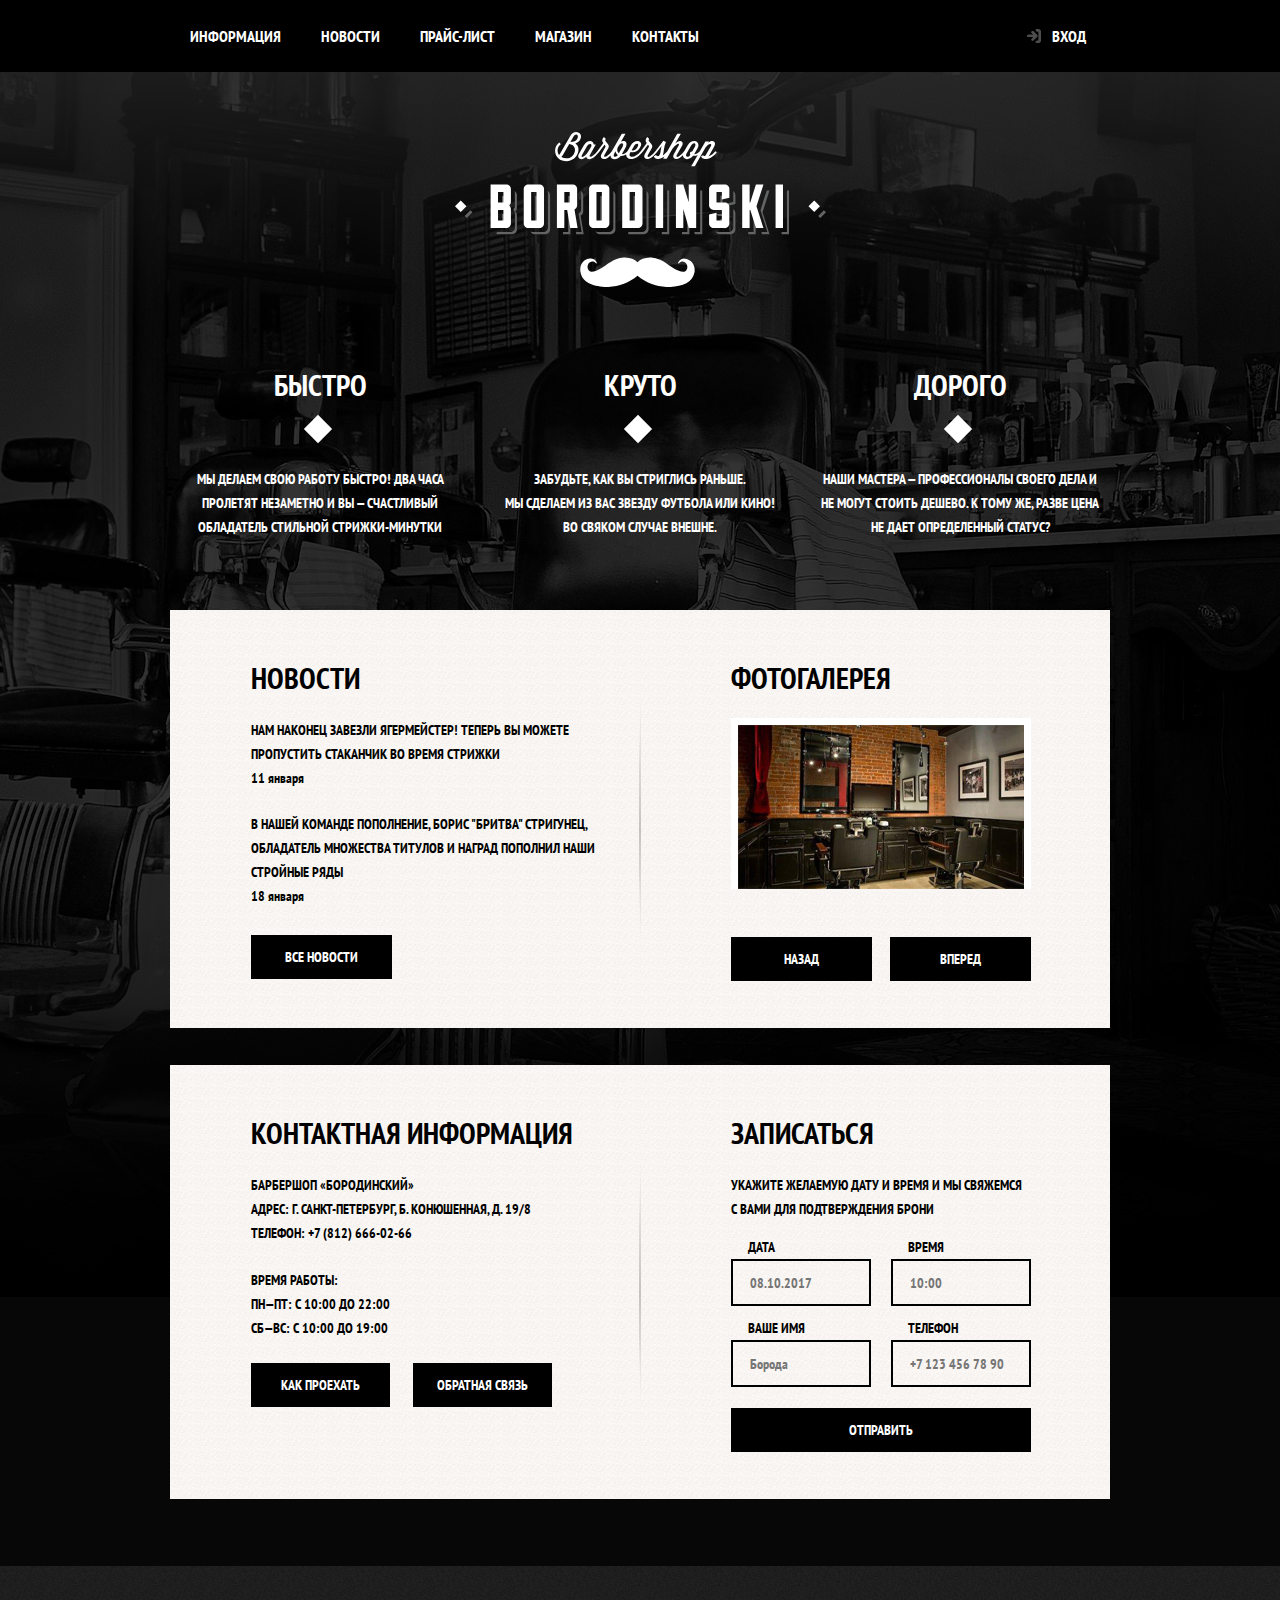
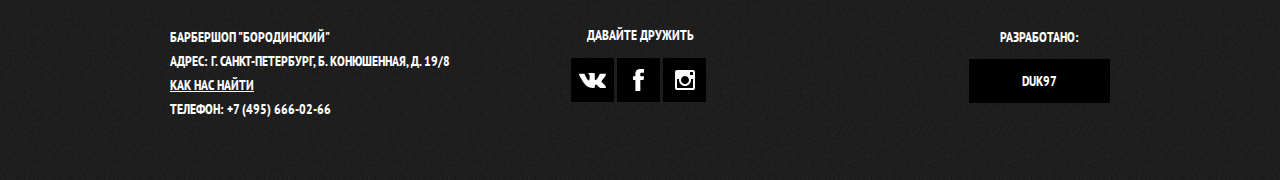
<file: index.html>
<!DOCTYPE html>
<html lang="ru">
  <head>
    <meta charset="UTF-8" />
    <meta http-equiv="X-UA-Compatible" content="IE=edge" />
    <meta name="viewport" content="width=device-width, initial-scale=1.0" />
    <title>барбершоп «Бородинский»</title>
    <link rel="preconnect" href="https://fonts.gstatic.com" />
    <link
      href="https://fonts.googleapis.com/css2?family=PT+Sans+Narrow:wght@400;700&display=swap"
      rel="stylesheet"
    />
    <link
      rel="stylesheet"
      href="https://necolas.github.io/normalize.css/8.0.1/normalize.css"
    />
    <link rel="stylesheet" href="css/style.css" />
  </head>
  <body>
    <header class="main-header">
      <nav class="main-navigation">
        <a class="main-navigation-logo">
          <img
            src="img/logo-index.svg"
            width="371"
            height="155"
            alt="Логотип барбершопа Бородинский"
          />
        </a>
        <div class="site-navigation-wrapper">
          <div class="container">
            <ul class="site-navigation">
              <li class="site-navigation-item"><a href="#">Информация</a></li>
              <li class="site-navigation-item"><a href="#">Новости</a></li>
              <li class="site-navigation-item">
                <a href="/Price.html">Прайс-лист</a>
              </li>
              <li class="site-navigation-item">
                <a href="/shop.html">Магазин</a>
              </li>
              <li class="site-navigation-item"><a href="#">Контакты</a></li>
            </ul>
            <ul class="user-navigation">
              <li class="user-navigation-item">
                <button class="button login-button" href="login.html">
                  Вход
                </button>
              </li>
            </ul>
          </div>
        </div>
      </nav>
    </header>
    <main class="container">
      <h1 class="visually-hidden">барбершоп "Бородинский"</h1>

      <!-- Особенности -->
      <section class="features">
        <ul class="features-list">
          <li class="feature-item">
            <h3>Быстро</h3>
            <p>
              Мы делаем свою работу быстро! Два часа <br />
              пролетят незаметно и вы — счастливый <br />
              обладатель стильной стрижки-минутки
            </p>
          </li>
          <li class="feature-item">
            <h3>Круто</h3>
            <p>
              Забудьте, как вы стриглись раньше. <br />
              Мы сделаем из вас звезду футбола или кино! <br />
              Во свяком случае внешне.
            </p>
          </li>
          <li class="feature-item">
            <h3>Дорого</h3>
            <p>
              Наши мастера — профессионалы своего дела и <br />
              не могут стоить дешево. К тому же, разве цена <br />
              не дает определенный статус?
            </p>
          </li>
        </ul>
      </section>
      <div class="index-columns">
        <!-- новости -->
        <section class="news">
          <h2>Новости</h2>
          <ul class="news-list">
            <li class="news-item">
              <p>
                Нам наконец завезли Ягермейстер! Теперь вы можете пропустить
                стаканчик во время стрижки
              </p>
              <time datetime="2020-01-11">11 января</time>
            </li>
            <li class="news-item">
              <p>
                В нашей команде пополнение, Борис "Бритва" Стригунец, обладатель
                множества титулов и наград пополнил наши стройные ряды
              </p>
              <time datetime="2020-01-18">18 января</time>
            </li>
          </ul>
          <a class="button news-button" href="news.html">Все новости</a>
        </section>
        <!-- Фотогалерея -->
        <section class="gallery">
          <h2>Фотогалерея</h2>
          <figure class="gallery-content">
            <a href="#"
              ><img
                src="img/Studio.jpg"
                alt="Интерьер"
                width="286"
                height="164"
            /></a>
          </figure>
          <div class="button-wrapper">
            <button class="button gallery-button" type="button">Назад</button>
            <button class="button gallery-button" type="button">Вперед</button>
          </div>
        </section>
      </div>
      <!-- Контакты -->
      <div class="index-columns">
        <section class="contacts">
          <h2>Контактная информация</h2>
          <p>
            Барбершоп «бородинский» <br />
            Адрес: г. Санкт-петербург, б. Конюшенная, д. 19/8 <br />
            Телефон: +7 (812) 666-02-66
          </p>
          <p>
            Время работы: <br />
            Пн—пт: с 10:00 до 22:00 <br />
            Сб—вс: с 10:00 до 19:00
          </p>

          <a class="button map-button" href="#">Как проехать</a>
          <a class="button contact-button" href="#">Обратная связь</a>
        </section>
        <!-- Форма записи -->
        <section class="appointment">
          <h2>Записаться</h2>

          <p class="appointment-info">
            Укажите желаемую дату и время и мы свяжемся <br />
            с вами для подтверждения брони
          </p>
          <form class="appointment-form" action="#" method="POST">
            <div class="appointment-form-wrapper">
              <p class="appointment-item">
                <label for="appointment-date">Дата</label>
                <input
                  type="text"
                  name="date"
                  id="appointment-date"
                  placeholder="08.10.2017"
                />
              </p>
              <p class="appointment-item">
                <label for="appointment-time">Время</label>
                <input
                  type="text"
                  name="time"
                  id="appointment-time"
                  value
                  placeholder="10:00"
                />
              </p>
              <p class="appointment-item">
                <label for="appointment-name">Ваше имя</label>
                <input
                  type="text"
                  name="name"
                  id="appointment-name"
                  placeholder="Борода"
                />
              </p>
              <p class="appointment-item">
                <label for="appointment-phone">Телефон</label>
                <input
                  type="phone"
                  name="phone"
                  id="appointment-phone"
                  placeholder="+7 123 456 78 90"
                />
              </p>
            </div>
            <button class="button submit-button" type="submit">
              Отправить
            </button>
          </form>
        </section>
      </div>
    </main>
    <footer class="footer">
      <div class="container">
        <section class="footer-contacts">
          <h2 class="visually-hidden">Как нас найти</h2>
          <p>
            барбершоп "Бородинский" <br />
            Адрес: г. Санкт-петербург, Б. Конюшенная, д. 19/8 <br />
            <a class="map-link" href="#">Как нас найти</a> <br />
            Телефон: +7 (495) 666-02-66
          </p>
        </section>
        <section class="footer-social">
          <h2>Давайте дружить</h2>
          <ul class="social-buttons-list">
            <li>
              <a class="social-button" href="#"
                ><span class="visually-hidden">Перейти в ВК</span
                ><svg
                  width="27"
                  height="15"
                  viewBox="0 0 27 15"
                  fill="none"
                  xmlns="http://www.w3.org/2000/svg"
                >
                  <path
                    d="M26.7852 13.4705L26.6932 13.3017C25.9568 12.1851 25.0533 11.181 24.0123 10.3226C23.6176 9.9675 23.2419 9.59296 22.8868 9.20048C22.7231 9.05323 22.6134 8.85804 22.5746 8.64469C22.5358 8.43134 22.57 8.21152 22.6719 8.01877C23.0199 7.38381 23.4385 6.78774 23.9202 6.24123L24.8309 5.07938C26.4476 2.994 27.1297 1.66994 26.8773 1.10722L26.7852 0.978128C26.6739 0.867803 26.5316 0.791806 26.376 0.75966C26.079 0.699976 25.7725 0.699976 25.4755 0.75966H21.4952C21.4056 0.730149 21.3085 0.730149 21.2189 0.75966H20.912C20.8515 0.795206 20.7992 0.842544 20.7585 0.898685C20.696 0.970665 20.6443 1.05091 20.605 1.13701C20.1842 2.19038 19.6849 3.2126 19.1111 4.19557C18.7632 4.75167 18.446 5.18861 18.1493 5.65534C17.9257 5.96934 17.6759 6.26494 17.4023 6.53914C17.2315 6.70835 17.0504 6.86752 16.86 7.0158C16.7066 7.13496 16.5838 7.18462 16.5019 7.16476L16.2666 7.1151C16.1331 7.03045 16.0239 6.91427 15.9494 6.77747C15.8582 6.61478 15.8025 6.43564 15.7857 6.25116V1.61367C15.8061 1.40893 15.8061 1.20274 15.7857 0.997989C15.7535 0.847961 15.7055 0.701545 15.6424 0.561052C15.5844 0.422894 15.4845 0.305132 15.3559 0.223419C15.1953 0.139995 15.0229 0.0797784 14.8443 0.0446722C14.2182 -0.0148907 13.5877 -0.0148907 12.9616 0.0446722C11.8363 -0.0569479 10.7013 0.0474765 9.61568 0.352514C9.41282 0.453501 9.23211 0.591779 9.0836 0.75966C8.90966 0.958267 8.88919 1.0675 9.01198 1.08736C9.24707 1.09824 9.47735 1.15586 9.68856 1.25664C9.89977 1.35742 10.0874 1.49922 10.2398 1.67325L10.3217 1.83214C10.4142 2.0359 10.4828 2.24908 10.5263 2.46769C10.5874 2.79606 10.6284 3.12765 10.6491 3.46072C10.69 4.02606 10.69 4.59348 10.6491 5.15882C10.6491 5.63548 10.557 6.0029 10.5161 6.26109C10.4665 6.50044 10.3729 6.72917 10.2398 6.93636C10.1955 7.04382 10.1407 7.14691 10.0761 7.2442L10.0045 7.31371C9.88305 7.35674 9.75516 7.38022 9.62591 7.38322C9.47205 7.34127 9.33138 7.26278 9.21662 7.15483C9.00308 7.00048 8.80751 6.824 8.63339 6.62852C8.38531 6.33712 8.15959 6.02845 7.95807 5.70499C7.66977 5.24549 7.40678 4.77147 7.17019 4.28495L6.93485 3.89766L6.35162 2.78546C6.11379 2.32023 5.90202 1.84287 5.71722 1.35548C5.6538 1.17952 5.53586 1.0269 5.37956 0.918546H5.30794C5.25443 0.857553 5.19244 0.804079 5.12376 0.75966C5.00502 0.71593 4.88138 0.685932 4.7554 0.670286L0.91834 0.700077C0.77256 0.688365 0.625887 0.707123 0.48821 0.755088C0.350534 0.803052 0.225054 0.879109 0.120232 0.978128H0.0076781C-0.00255937 1.05061 -0.00255937 1.12411 0.0076781 1.1966C0.0191868 1.32189 0.046683 1.44531 0.0895354 1.56402C0.655715 2.88807 1.26964 4.12937 1.93132 5.28791C2.58618 6.46963 3.15918 7.42295 3.64009 8.14786C4.12101 8.87278 4.66331 9.55798 5.15445 10.2035C5.6456 10.8489 6.03442 11.266 6.17767 11.4448L6.55626 11.8519L6.90415 12.1895C7.22683 12.4698 7.56868 12.7286 7.92737 12.9641C8.39965 13.2994 8.89163 13.6078 9.4008 13.8876C9.98161 14.1995 10.6003 14.4397 11.2426 14.6026C11.9109 14.8057 12.6094 14.8997 13.3095 14.8807H14.9262C15.2054 14.8784 15.4729 14.7717 15.6731 14.5828V14.5132C15.7177 14.4349 15.752 14.3515 15.7754 14.265C15.7856 14.1427 15.7856 14.0198 15.7754 13.8976C15.765 13.5444 15.7959 13.1913 15.8675 12.8449C15.9086 12.5997 15.9879 12.3619 16.1029 12.1399C16.1803 11.9906 16.2803 11.8533 16.3996 11.7327L16.6349 11.5341H16.7475C16.888 11.5053 17.0336 11.5092 17.1723 11.5455C17.311 11.5817 17.4389 11.6493 17.5456 11.7427C17.8627 11.971 18.1481 12.238 18.3949 12.5371C18.6609 12.8449 18.9883 13.2024 19.3567 13.5798C19.6657 13.9047 20.0086 14.1975 20.3799 14.4537L20.6664 14.6125C20.8944 14.7417 21.1385 14.8419 21.3929 14.9105C21.6417 14.9979 21.9095 15.0218 22.1705 14.98L25.803 14.8807C26.0866 14.8985 26.3699 14.8401 26.6215 14.7118C26.7017 14.6761 26.7738 14.6252 26.8335 14.5621C26.8933 14.499 26.9395 14.425 26.9694 14.3444C27.0102 14.1947 27.0102 14.0373 26.9694 13.8876C26.951 13.7615 26.9166 13.6381 26.8671 13.5202L26.7852 13.4705Z"
                    fill="white"
                  />
                </svg>
              </a>
            </li>
            <li>
              <a class="social-button" href="#"
                ><span class="visually-hidden">Перейти в FaceBook</span
                ><svg
                  width="11"
                  height="23"
                  viewBox="0 0 11 23"
                  fill="none"
                  xmlns="http://www.w3.org/2000/svg"
                >
                  <path
                    d="M3.62378 1.13123C4.59355 0.376244 5.82388 -0.0252255 7.08674 0.00122876H11V3.86123H8.46979C8.19886 3.85027 7.93242 3.92836 7.7169 4.08187C7.50138 4.23537 7.35045 4.45457 7.29045 4.70123V7.28123H11C10.9142 8.52123 10.7212 9.76123 10.5604 11.0012H7.34405V22.0012H2.40156V11.0012H0V7.30123H2.38012V3.71123C2.43182 2.7359 2.87591 1.81461 3.62378 1.13123Z"
                    fill="white"
                  />
                </svg>
              </a>
            </li>
            <li>
              <a class="social-button" href="#"
                ><span class="visually-hidden">Перейти в Instagram</span
                ><svg
                  width="20"
                  height="20"
                  viewBox="0 0 20 20"
                  fill="none"
                  xmlns="http://www.w3.org/2000/svg"
                >
                  <path
                    d="M18 0H2C1.46957 0 0.960859 0.210714 0.585786 0.585786C0.210714 0.960859 0 1.46957 0 2L0 18C0 18.5304 0.210714 19.0391 0.585786 19.4142C0.960859 19.7893 1.46957 20 2 20H18C18.5304 20 19.0391 19.7893 19.4142 19.4142C19.7893 19.0391 20 18.5304 20 18V2C20 1.46957 19.7893 0.960859 19.4142 0.585786C19.0391 0.210714 18.5304 0 18 0V0ZM10 6C10.7911 6 11.5645 6.2346 12.2223 6.67412C12.8801 7.11365 13.3928 7.73836 13.6955 8.46927C13.9983 9.20017 14.0775 10.0044 13.9231 10.7804C13.7688 11.5563 13.3878 12.269 12.8284 12.8284C12.269 13.3878 11.5563 13.7688 10.7804 13.9231C10.0044 14.0775 9.20017 13.9983 8.46927 13.6955C7.73836 13.3928 7.11365 12.8801 6.67412 12.2223C6.2346 11.5645 6 10.7911 6 10C6 8.93913 6.42143 7.92172 7.17157 7.17157C7.92172 6.42143 8.93913 6 10 6ZM2.5 18C2.43825 18.0041 2.37631 17.9959 2.31772 17.976C2.25914 17.956 2.20507 17.9247 2.15861 17.8839C2.11215 17.843 2.07423 17.7933 2.04701 17.7377C2.01979 17.6822 2.00382 17.6218 2 17.56V9H4.1C4.01687 9.32646 3.98316 9.66354 4 10C4 11.5913 4.63214 13.1174 5.75736 14.2426C6.88258 15.3679 8.4087 16 10 16C11.5913 16 13.1174 15.3679 14.2426 14.2426C15.3679 13.1174 16 11.5913 16 10C16.0168 9.66354 15.9831 9.32646 15.9 9H18V17.5C18.0041 17.5617 17.9959 17.6237 17.976 17.6823C17.956 17.7409 17.9247 17.7949 17.8839 17.8414C17.843 17.8878 17.7933 17.9258 17.7377 17.953C17.6822 17.9802 17.6218 17.9962 17.56 18H2.5ZM18 4.5C18.0041 4.56175 17.9959 4.62369 17.976 4.68228C17.956 4.74086 17.9247 4.79493 17.8839 4.84139C17.843 4.88785 17.7933 4.92577 17.7377 4.95299C17.6822 4.98021 17.6218 4.99618 17.56 5H15.5C15.4383 5.00407 15.3763 4.9959 15.3177 4.97597C15.2591 4.95604 15.2051 4.92473 15.1586 4.88385C15.1122 4.84297 15.0742 4.79332 15.047 4.73774C15.0198 4.68217 15.0038 4.62176 15 4.56V2.5C14.9959 2.43825 15.0041 2.37631 15.024 2.31772C15.044 2.25914 15.0753 2.20507 15.1161 2.15861C15.157 2.11215 15.2067 2.07423 15.2623 2.04701C15.3178 2.01979 15.3782 2.00382 15.44 2H17.5C17.5617 1.99593 17.6237 2.0041 17.6823 2.02403C17.7409 2.04396 17.7949 2.07527 17.8414 2.11615C17.8878 2.15703 17.9258 2.20668 17.953 2.26226C17.9802 2.31783 17.9962 2.37824 18 2.44V4.5Z"
                    fill="white"
                  />
                </svg>
              </a>
            </li>
          </ul>
        </section>
        <section class="footer-copyright">
          <p>
            Разработано:
            <a class="button" href="https://github.com/DUK97/">DUK97</a>
          </p>
        </section>
      </div>
    </footer>
    <!-- Вход в личный кабинет -->
    <section class="modal modal-login">
      <div class="modal-login-wrapper">
        <h2>Личный кабинет</h2>
        <p>Введите пожалуйста свой логин и пароль</p>
        <form
          class="login-form"
          action="https://echo.htmlacademy.ru"
          method="POST"
        >
          <p>
            <label class="visually-hidden" for="login-lk">Логин </label
            ><input
              type="text"
              name="login"
              id="login-lk"
              placeholder="email@example.com"
            />
          </p>
          <p>
            <label class="visually-hidden" for="password-lk">Пароль </label
            ><input
              type="password"
              name="password"
              id="password-lk"
              placeholder="••••••••"
            />
          </p>
          <p class="login-help">
            <label class="login-checkbox" for="remember-lk">
              <input
                class="visually-hidden"
                type="checkbox"
                name="remember"
                id="remember-lk"
              />
              <span class="checkbox-indicator"></span>
              Запомните меня
            </label>
            <a class="restore" href="#">Я забыл пароль!</a>
          </p>

          <p><button class="button" type="submit">Войти</button></p>
        </form>
      </div>
    </section>
    <!-- Как добраться -->
    <section class="modal modal-map">
      <h2 class="visually-hidden">Как до нас добраться</h2>
      <iframe
        src="https://www.google.com/maps/embed?pb=!1m18!1m12!1m3!1d1998.6036253003356!2d30.320858716173465!3d59.93871916905408!2m3!1f0!2f0!3f0!3m2!1i1024!2i768!4f13.1!3m3!1m2!1s0x4696310fca145cc1%3A0x42b32648d8238007!2z0JHQvtC70YzRiNCw0Y8g0JrQvtC90Y7RiNC10L3QvdCw0Y8g0YPQuy4sIDE5LzgsINCh0LDQvdC60YIt0J_QtdGC0LXRgNCx0YPRgNCzLCAxOTExODY!5e0!3m2!1sru!2sru!4v1618472546952!5m2!1sru!2sru"
        width="780"
        height="580"
        style="border: 0"
        allowfullscreen=""
        loading="lazy"
      ></iframe>
      <button class="modal-close" type="button">
        <span class="visually-hidden"> Закрыть</span>
      </button>
    </section>

    <script src="script.js"></script>
  </body>
</html>
</file>
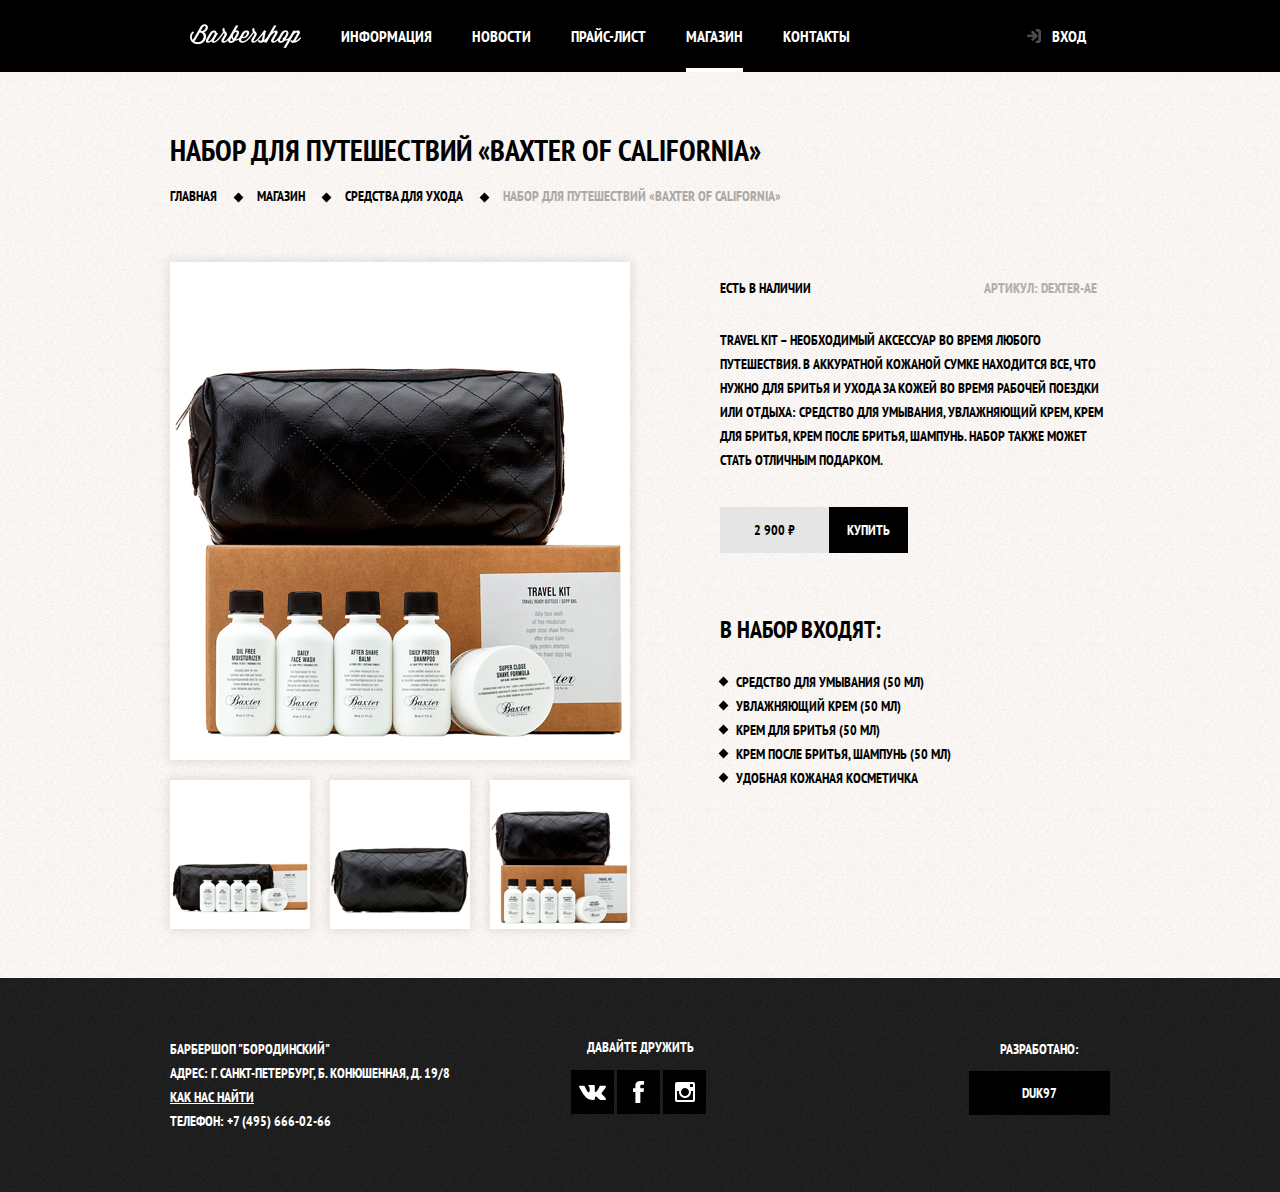
<file: item.html>
<!DOCTYPE html>
<html lang="ru">
  <head>
    <meta charset="UTF-8" />
    <meta http-equiv="X-UA-Compatible" content="IE=edge" />
    <meta name="viewport" content="width=device-width, initial-scale=1.0" />
    <title>Barbershop shop</title>
    <link rel="preconnect" href="https://fonts.gstatic.com" />
    <link
      href="https://fonts.googleapis.com/css2?family=PT+Sans+Narrow:wght@400;700&display=swap"
      rel="stylesheet"
    />
    <link
      rel="stylesheet"
      href="https://necolas.github.io/normalize.css/8.0.1/normalize.css"
    />
    <link rel="stylesheet" href="/css/style.css" />
  </head>
  <body class="page-body inner-page item-page">
    <header class="main-header">
      <nav class="main-navigation inner-navigation container">
        <a href="/" class="main-header-logo">
          <img
            src="img/inner-page-logo.png"
            width="111"
            height="24"
            alt="Логотип барбершопа Бородинский"
          />
        </a>
        <ul class="site-navigation">
          <li><a href="#">Информация</a></li>
          <li><a href="#">Новости</a></li>
          <li><a href="/Price.html">Прайс-лист</a></li>
          <li class="site-navigation-current">
            <a href="/shop.html">Магазин</a>
          </li>
          <li><a href="#">Контакты</a></li>
        </ul>
        <ul class="user-navigation">
          <li>
            <button class="button login-button" href="login.html">Вход</button>
          </li>
        </ul>
      </nav>
    </header>
    <main class="container">
      <h1>Набор для путешествий «baxter of california»</h1>
      <div class="breadcrumb-wrapper">
        <ul class="breadcrumb-list">
          <li class="breadcrumb-item"><a href="/">Главная</a></li>
          <li class="breadcrumb-item"><a href="#">Магазин</a></li>
          <li class="breadcrumb-item"><a href="#">Средства для ухода</a></li>
          <li class="breadcrumb-item breadcrumb-item-active">
            Набор для путешествий «baxter of california»
          </li>
        </ul>
      </div>
      <!-- Изображение товара -->
      <div class="item-wrapper">
        <section class="item-photos">
          <h2 class="visually-hidden">Изображение товара</h2>
          <img
            class="item-photo-full"
            src="img/item-big.jpg"
            width="460"
            height="498"
            alt="Фото всего набора"
          />
          <ul class="item-photo-preview-list">
            <li class="item-preview">
              <img
                src="img/item-small-1.jpg"
                width="140"
                height="149"
                alt="фото в анфас"
              />
            </li>
            <li class="item-preview">
              <img
                src="img/item-small-2.jpg"
                width="140"
                height="149"
                alt="фото отдельной части"
              />
            </li>
            <li class="item-preview">
              <img
                src="img/item-small-3.jpg"
                width="140"
                height="149"
                alt="фото в профиль"
              />
            </li>
          </ul>
        </section>
        <!-- Описание товара -->
        <section class="item-description">
          <h2 class="visually-hidden">Описание товара</h2>
          <div class="item-info">
            <p class="item-availability">Есть в наличии</p>
            <p class="item-article">Артикул: dexter-ae</p>
          </div>
          <p class="item-description-text">
            Travel kit – необходимый аксессуар во время любого путешествия. В
            аккуратной кожаной сумке находится все, что нужно для бритья и ухода
            за кожей во время рабочей поездки или отдыха: средство для умывания,
            увлажняющий крем, крем для бритья, крем после бритья, шампунь. Набор
            также может стать отличным подарком.
          </p>
          <p class="product-price">
            <b> 2 900 ₽</b>
            <button class="button" type="button">Купить</button>
          </p>
          <h3>В набор входят:</h3>
          <ul class="item-include">
            <li>Средство для Умывания (50 мл)</li>
            <li>Увлажняющий крем (50 мл)</li>
            <li>Крем для бритья (50 мл)</li>
            <li>Крем после бритья, шампунь (50 мл)</li>
            <li>удобная кожаная косметичка</li>
          </ul>
        </section>
      </div>
    </main>
    <footer class="footer">
      <div class="container">
        <section class="footer-contacts">
          <h2 class="visually-hidden">Как нас найти</h2>
          <p>
            барбершоп "Бородинский" <br />
            Адрес: г. Санкт-петербург, Б. Конюшенная, д. 19/8 <br />
            <a class="map-link" href="#">Как нас найти</a> <br />
            Телефон: +7 (495) 666-02-66
          </p>
        </section>
        <section class="footer-social">
          <h2>Давайте дружить</h2>
          <ul class="social-buttons-list">
            <li>
              <a class="social-button" href="#"
                ><span class="visually-hidden">Перейти в ВК</span
                ><svg
                  width="27"
                  height="15"
                  viewBox="0 0 27 15"
                  fill="none"
                  xmlns="http://www.w3.org/2000/svg"
                >
                  <path
                    d="M26.7852 13.4705L26.6932 13.3017C25.9568 12.1851 25.0533 11.181 24.0123 10.3226C23.6176 9.9675 23.2419 9.59296 22.8868 9.20048C22.7231 9.05323 22.6134 8.85804 22.5746 8.64469C22.5358 8.43134 22.57 8.21152 22.6719 8.01877C23.0199 7.38381 23.4385 6.78774 23.9202 6.24123L24.8309 5.07938C26.4476 2.994 27.1297 1.66994 26.8773 1.10722L26.7852 0.978128C26.6739 0.867803 26.5316 0.791806 26.376 0.75966C26.079 0.699976 25.7725 0.699976 25.4755 0.75966H21.4952C21.4056 0.730149 21.3085 0.730149 21.2189 0.75966H20.912C20.8515 0.795206 20.7992 0.842544 20.7585 0.898685C20.696 0.970665 20.6443 1.05091 20.605 1.13701C20.1842 2.19038 19.6849 3.2126 19.1111 4.19557C18.7632 4.75167 18.446 5.18861 18.1493 5.65534C17.9257 5.96934 17.6759 6.26494 17.4023 6.53914C17.2315 6.70835 17.0504 6.86752 16.86 7.0158C16.7066 7.13496 16.5838 7.18462 16.5019 7.16476L16.2666 7.1151C16.1331 7.03045 16.0239 6.91427 15.9494 6.77747C15.8582 6.61478 15.8025 6.43564 15.7857 6.25116V1.61367C15.8061 1.40893 15.8061 1.20274 15.7857 0.997989C15.7535 0.847961 15.7055 0.701545 15.6424 0.561052C15.5844 0.422894 15.4845 0.305132 15.3559 0.223419C15.1953 0.139995 15.0229 0.0797784 14.8443 0.0446722C14.2182 -0.0148907 13.5877 -0.0148907 12.9616 0.0446722C11.8363 -0.0569479 10.7013 0.0474765 9.61568 0.352514C9.41282 0.453501 9.23211 0.591779 9.0836 0.75966C8.90966 0.958267 8.88919 1.0675 9.01198 1.08736C9.24707 1.09824 9.47735 1.15586 9.68856 1.25664C9.89977 1.35742 10.0874 1.49922 10.2398 1.67325L10.3217 1.83214C10.4142 2.0359 10.4828 2.24908 10.5263 2.46769C10.5874 2.79606 10.6284 3.12765 10.6491 3.46072C10.69 4.02606 10.69 4.59348 10.6491 5.15882C10.6491 5.63548 10.557 6.0029 10.5161 6.26109C10.4665 6.50044 10.3729 6.72917 10.2398 6.93636C10.1955 7.04382 10.1407 7.14691 10.0761 7.2442L10.0045 7.31371C9.88305 7.35674 9.75516 7.38022 9.62591 7.38322C9.47205 7.34127 9.33138 7.26278 9.21662 7.15483C9.00308 7.00048 8.80751 6.824 8.63339 6.62852C8.38531 6.33712 8.15959 6.02845 7.95807 5.70499C7.66977 5.24549 7.40678 4.77147 7.17019 4.28495L6.93485 3.89766L6.35162 2.78546C6.11379 2.32023 5.90202 1.84287 5.71722 1.35548C5.6538 1.17952 5.53586 1.0269 5.37956 0.918546H5.30794C5.25443 0.857553 5.19244 0.804079 5.12376 0.75966C5.00502 0.71593 4.88138 0.685932 4.7554 0.670286L0.91834 0.700077C0.77256 0.688365 0.625887 0.707123 0.48821 0.755088C0.350534 0.803052 0.225054 0.879109 0.120232 0.978128H0.0076781C-0.00255937 1.05061 -0.00255937 1.12411 0.0076781 1.1966C0.0191868 1.32189 0.046683 1.44531 0.0895354 1.56402C0.655715 2.88807 1.26964 4.12937 1.93132 5.28791C2.58618 6.46963 3.15918 7.42295 3.64009 8.14786C4.12101 8.87278 4.66331 9.55798 5.15445 10.2035C5.6456 10.8489 6.03442 11.266 6.17767 11.4448L6.55626 11.8519L6.90415 12.1895C7.22683 12.4698 7.56868 12.7286 7.92737 12.9641C8.39965 13.2994 8.89163 13.6078 9.4008 13.8876C9.98161 14.1995 10.6003 14.4397 11.2426 14.6026C11.9109 14.8057 12.6094 14.8997 13.3095 14.8807H14.9262C15.2054 14.8784 15.4729 14.7717 15.6731 14.5828V14.5132C15.7177 14.4349 15.752 14.3515 15.7754 14.265C15.7856 14.1427 15.7856 14.0198 15.7754 13.8976C15.765 13.5444 15.7959 13.1913 15.8675 12.8449C15.9086 12.5997 15.9879 12.3619 16.1029 12.1399C16.1803 11.9906 16.2803 11.8533 16.3996 11.7327L16.6349 11.5341H16.7475C16.888 11.5053 17.0336 11.5092 17.1723 11.5455C17.311 11.5817 17.4389 11.6493 17.5456 11.7427C17.8627 11.971 18.1481 12.238 18.3949 12.5371C18.6609 12.8449 18.9883 13.2024 19.3567 13.5798C19.6657 13.9047 20.0086 14.1975 20.3799 14.4537L20.6664 14.6125C20.8944 14.7417 21.1385 14.8419 21.3929 14.9105C21.6417 14.9979 21.9095 15.0218 22.1705 14.98L25.803 14.8807C26.0866 14.8985 26.3699 14.8401 26.6215 14.7118C26.7017 14.6761 26.7738 14.6252 26.8335 14.5621C26.8933 14.499 26.9395 14.425 26.9694 14.3444C27.0102 14.1947 27.0102 14.0373 26.9694 13.8876C26.951 13.7615 26.9166 13.6381 26.8671 13.5202L26.7852 13.4705Z"
                    fill="white"
                  />
                </svg>
              </a>
            </li>
            <li>
              <a class="social-button" href="#"
                ><span class="visually-hidden">Перейти в FaceBook</span
                ><svg
                  width="11"
                  height="23"
                  viewBox="0 0 11 23"
                  fill="none"
                  xmlns="http://www.w3.org/2000/svg"
                >
                  <path
                    d="M3.62378 1.13123C4.59355 0.376244 5.82388 -0.0252255 7.08674 0.00122876H11V3.86123H8.46979C8.19886 3.85027 7.93242 3.92836 7.7169 4.08187C7.50138 4.23537 7.35045 4.45457 7.29045 4.70123V7.28123H11C10.9142 8.52123 10.7212 9.76123 10.5604 11.0012H7.34405V22.0012H2.40156V11.0012H0V7.30123H2.38012V3.71123C2.43182 2.7359 2.87591 1.81461 3.62378 1.13123Z"
                    fill="white"
                  />
                </svg>
              </a>
            </li>
            <li>
              <a class="social-button" href="#"
                ><span class="visually-hidden">Перейти в Instagram</span
                ><svg
                  width="20"
                  height="20"
                  viewBox="0 0 20 20"
                  fill="none"
                  xmlns="http://www.w3.org/2000/svg"
                >
                  <path
                    d="M18 0H2C1.46957 0 0.960859 0.210714 0.585786 0.585786C0.210714 0.960859 0 1.46957 0 2L0 18C0 18.5304 0.210714 19.0391 0.585786 19.4142C0.960859 19.7893 1.46957 20 2 20H18C18.5304 20 19.0391 19.7893 19.4142 19.4142C19.7893 19.0391 20 18.5304 20 18V2C20 1.46957 19.7893 0.960859 19.4142 0.585786C19.0391 0.210714 18.5304 0 18 0V0ZM10 6C10.7911 6 11.5645 6.2346 12.2223 6.67412C12.8801 7.11365 13.3928 7.73836 13.6955 8.46927C13.9983 9.20017 14.0775 10.0044 13.9231 10.7804C13.7688 11.5563 13.3878 12.269 12.8284 12.8284C12.269 13.3878 11.5563 13.7688 10.7804 13.9231C10.0044 14.0775 9.20017 13.9983 8.46927 13.6955C7.73836 13.3928 7.11365 12.8801 6.67412 12.2223C6.2346 11.5645 6 10.7911 6 10C6 8.93913 6.42143 7.92172 7.17157 7.17157C7.92172 6.42143 8.93913 6 10 6ZM2.5 18C2.43825 18.0041 2.37631 17.9959 2.31772 17.976C2.25914 17.956 2.20507 17.9247 2.15861 17.8839C2.11215 17.843 2.07423 17.7933 2.04701 17.7377C2.01979 17.6822 2.00382 17.6218 2 17.56V9H4.1C4.01687 9.32646 3.98316 9.66354 4 10C4 11.5913 4.63214 13.1174 5.75736 14.2426C6.88258 15.3679 8.4087 16 10 16C11.5913 16 13.1174 15.3679 14.2426 14.2426C15.3679 13.1174 16 11.5913 16 10C16.0168 9.66354 15.9831 9.32646 15.9 9H18V17.5C18.0041 17.5617 17.9959 17.6237 17.976 17.6823C17.956 17.7409 17.9247 17.7949 17.8839 17.8414C17.843 17.8878 17.7933 17.9258 17.7377 17.953C17.6822 17.9802 17.6218 17.9962 17.56 18H2.5ZM18 4.5C18.0041 4.56175 17.9959 4.62369 17.976 4.68228C17.956 4.74086 17.9247 4.79493 17.8839 4.84139C17.843 4.88785 17.7933 4.92577 17.7377 4.95299C17.6822 4.98021 17.6218 4.99618 17.56 5H15.5C15.4383 5.00407 15.3763 4.9959 15.3177 4.97597C15.2591 4.95604 15.2051 4.92473 15.1586 4.88385C15.1122 4.84297 15.0742 4.79332 15.047 4.73774C15.0198 4.68217 15.0038 4.62176 15 4.56V2.5C14.9959 2.43825 15.0041 2.37631 15.024 2.31772C15.044 2.25914 15.0753 2.20507 15.1161 2.15861C15.157 2.11215 15.2067 2.07423 15.2623 2.04701C15.3178 2.01979 15.3782 2.00382 15.44 2H17.5C17.5617 1.99593 17.6237 2.0041 17.6823 2.02403C17.7409 2.04396 17.7949 2.07527 17.8414 2.11615C17.8878 2.15703 17.9258 2.20668 17.953 2.26226C17.9802 2.31783 17.9962 2.37824 18 2.44V4.5Z"
                    fill="white"
                  />
                </svg>
              </a>
            </li>
          </ul>
        </section>
        <section class="footer-copyright">
          <p>
            Разработано:
            <a class="button" href="https://github.com/DUK97/">DUK97</a>
          </p>
        </section>
      </div>
    </footer>
    <!-- Вход в личный кабинет -->
    <section class="modal modal-login">
      <div class="modal-login-wrapper">
        <h2>Личный кабинет</h2>
        <p>Введите пожалуйста свой логин и пароль</p>
        <form
          class="login-form"
          action="https://echo.htmlacademy.ru"
          method="POST"
        >
          <p>
            <label class="visually-hidden" for="login-lk">Логин </label
            ><input
              type="text"
              name="login"
              id="login-lk"
              placeholder="email@example.com"
            />
          </p>
          <p>
            <label class="visually-hidden" for="password-lk">Пароль </label
            ><input
              type="password"
              name="password"
              id="password-lk"
              placeholder="••••••••"
            />
          </p>
          <p class="login-help">
            <label class="login-checkbox" for="remember-lk">
              <input
                class="visually-hidden"
                type="checkbox"
                name="remember"
                id="remember-lk"
              />
              <span class="checkbox-indicator"></span>
              Запомните меня
            </label>
            <a class="restore" href="#">Я забыл пароль!</a>
          </p>

          <p><button class="button" type="submit">Войти</button></p>
        </form>
      </div>
    </section>
    <!-- Как добраться -->
    <section class="modal modal-map">
      <h2 class="visually-hidden">Как до нас добраться</h2>
      <iframe
        src="https://www.google.com/maps/embed?pb=!1m18!1m12!1m3!1d1998.6036253003356!2d30.320858716173465!3d59.93871916905408!2m3!1f0!2f0!3f0!3m2!1i1024!2i768!4f13.1!3m3!1m2!1s0x4696310fca145cc1%3A0x42b32648d8238007!2z0JHQvtC70YzRiNCw0Y8g0JrQvtC90Y7RiNC10L3QvdCw0Y8g0YPQuy4sIDE5LzgsINCh0LDQvdC60YIt0J_QtdGC0LXRgNCx0YPRgNCzLCAxOTExODY!5e0!3m2!1sru!2sru!4v1618472546952!5m2!1sru!2sru"
        width="780"
        height="580"
        style="border: 0"
        allowfullscreen=""
        loading="lazy"
      ></iframe>
      <button class="modal-close" type="button">
        <span class="visually-hidden"> Закрыть</span>
      </button>
    </section>
    <script src="script.js"></script>
  </body>
</html>
</file>
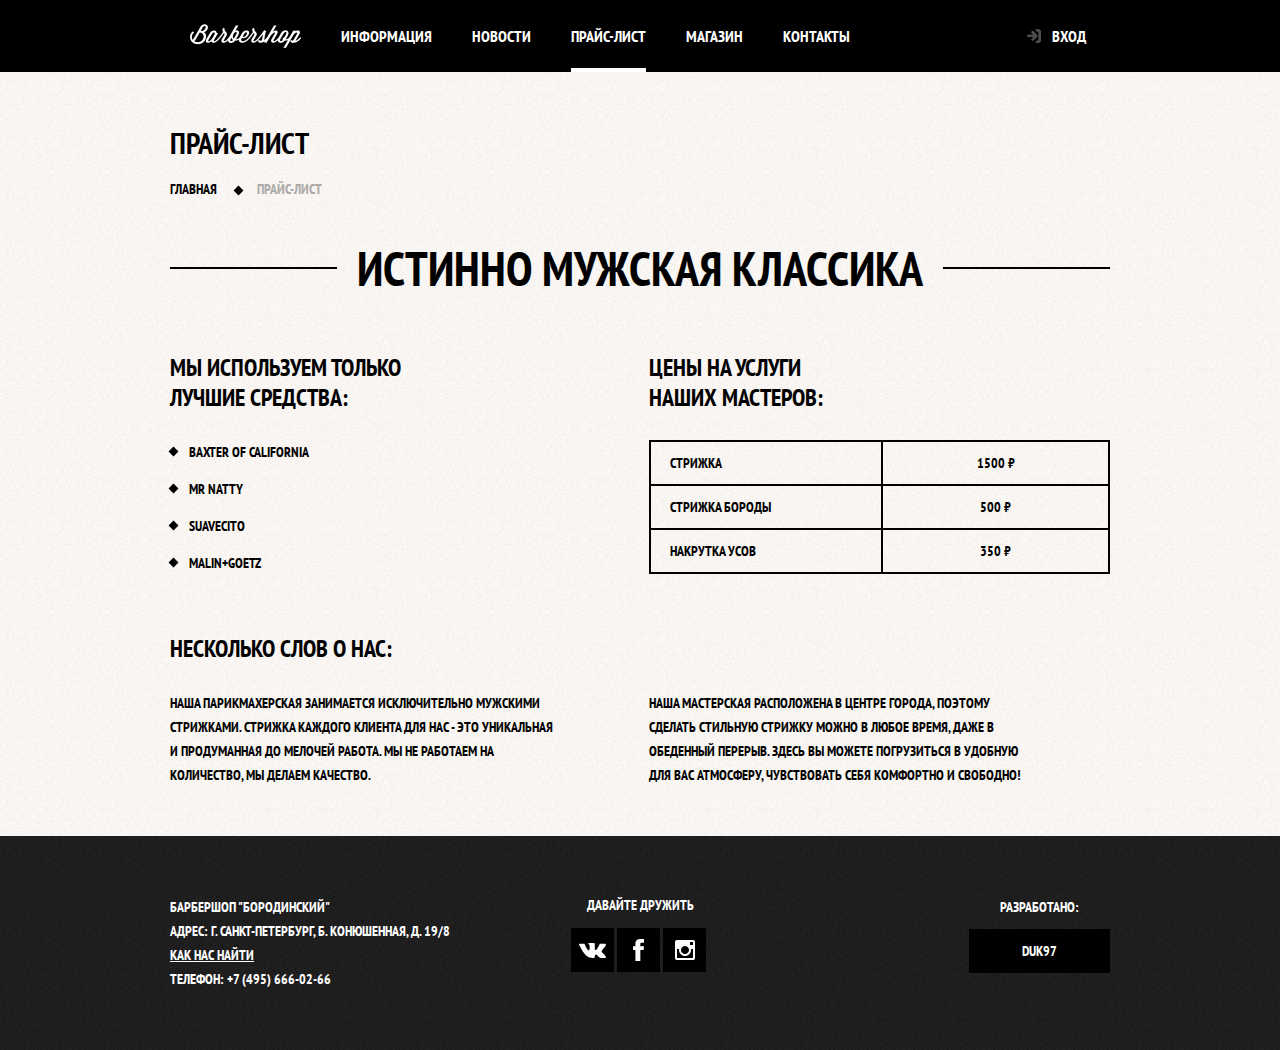
<file: Price.html>
<!DOCTYPE html>
<html lang="ru">
  <head>
    <meta charset="UTF-8" />
    <meta http-equiv="X-UA-Compatible" content="IE=edge" />
    <meta name="viewport" content="width=device-width, initial-scale=1.0" />
    <title>Barbershop shop</title>
    <link rel="preconnect" href="https://fonts.gstatic.com" />
    <link
      href="https://fonts.googleapis.com/css2?family=PT+Sans+Narrow:wght@400;700&display=swap"
      rel="stylesheet"
    />
    <link
      rel="stylesheet"
      href="https://necolas.github.io/normalize.css/8.0.1/normalize.css"
    />
    <link rel="stylesheet" href="/css/style.css" />
  </head>
  <body class="page-body inner-page price-page">
    <header class="main-header">
      <nav class="main-navigation inner-navigation container">
        <a href="/" class="main-header-logo">
          <img
            src="img/inner-page-logo.png"
            width="111"
            height="24"
            alt="Логотип барбершопа Бородинский"
          />
        </a>
        <ul class="site-navigation">
          <li><a href="#">Информация</a></li>
          <li><a href="#">Новости</a></li>
          <li class="site-navigation-current"><a href="#">Прайс-лист</a></li>
          <li><a href="/shop.html">Магазин</a></li>
          <li><a href="#">Контакты</a></li>
        </ul>
        <ul class="user-navigation">
          <li>
            <button class="button login-button" href="login.html">Вход</button>
          </li>
        </ul>
      </nav>
    </header>
    <main class="container">
      <h1>Прайс-лист</h1>
      <div class="breadcrumb-wrapper">
        <ul class="breadcrumb-list">
          <li class="breadcrumb-item"><a href="#">Главная</a></li>
          <li class="breadcrumb-item breadcrumb-item-active">Прайс-лист</li>
        </ul>
      </div>
      <h2 class="big-header">Истинно мужская классика</h2>
      <div class="inner-columns">
        <section class="inner-column-left">
          <h3>
            Мы используем только <br />
            лучшие средства:
          </h3>
          <ul>
            <li>Baxter of California</li>
            <li>Mr Natty</li>
            <li>Suavecito</li>
            <li>Malin+Goetz</li>
          </ul>
        </section>
        <section class="inner-column-right">
          <h3>
            Цены на услуги <br />
            наших мастеров:
          </h3>
          <table class="table-price">
            <tr>
              <td>Стрижка</td>
              <td>1500 ₽</td>
            </tr>
            <tr>
              <td>Стрижка бороды</td>
              <td>500 ₽</td>
            </tr>
            <tr>
              <td>Накрутка усов</td>
              <td>350 ₽</td>
            </tr>
          </table>
        </section>
      </div>
      <section class="about-us">
        <h3>Несколько слов о нас:</h3>
        <div class="text-wrapper">
          <p>
            Наша парикмахерская занимается исключительно мужскими стрижками.
            Стрижка каждого клиента для нас - это уникальная и продуманная до
            мелочей работа. Мы не работаем на количество, мы делаем качество.
          </p>
          <p>
            Наша мастерская расположена в центре города, поэтому сделать
            стильную стрижку можно в любое время, даже в обеденный перерыв.
            Здесь вы можете погрузиться в удобную для вас атмосферу, чувствовать
            себя комфортно и свободно!
          </p>
        </div>
      </section>
    </main>
    <footer class="footer">
      <div class="container">
        <section class="footer-contacts">
          <h2 class="visually-hidden">Как нас найти</h2>
          <p>
            барбершоп "Бородинский" <br />
            Адрес: г. Санкт-петербург, Б. Конюшенная, д. 19/8 <br />
            <a class="map-link" href="#">Как нас найти</a> <br />
            Телефон: +7 (495) 666-02-66
          </p>
        </section>
        <section class="footer-social">
          <h2>Давайте дружить</h2>
          <ul class="social-buttons-list">
            <li>
              <a class="social-button" href="#"
                ><span class="visually-hidden">Перейти в ВК</span
                ><svg
                  width="27"
                  height="15"
                  viewBox="0 0 27 15"
                  fill="none"
                  xmlns="http://www.w3.org/2000/svg"
                >
                  <path
                    d="M26.7852 13.4705L26.6932 13.3017C25.9568 12.1851 25.0533 11.181 24.0123 10.3226C23.6176 9.9675 23.2419 9.59296 22.8868 9.20048C22.7231 9.05323 22.6134 8.85804 22.5746 8.64469C22.5358 8.43134 22.57 8.21152 22.6719 8.01877C23.0199 7.38381 23.4385 6.78774 23.9202 6.24123L24.8309 5.07938C26.4476 2.994 27.1297 1.66994 26.8773 1.10722L26.7852 0.978128C26.6739 0.867803 26.5316 0.791806 26.376 0.75966C26.079 0.699976 25.7725 0.699976 25.4755 0.75966H21.4952C21.4056 0.730149 21.3085 0.730149 21.2189 0.75966H20.912C20.8515 0.795206 20.7992 0.842544 20.7585 0.898685C20.696 0.970665 20.6443 1.05091 20.605 1.13701C20.1842 2.19038 19.6849 3.2126 19.1111 4.19557C18.7632 4.75167 18.446 5.18861 18.1493 5.65534C17.9257 5.96934 17.6759 6.26494 17.4023 6.53914C17.2315 6.70835 17.0504 6.86752 16.86 7.0158C16.7066 7.13496 16.5838 7.18462 16.5019 7.16476L16.2666 7.1151C16.1331 7.03045 16.0239 6.91427 15.9494 6.77747C15.8582 6.61478 15.8025 6.43564 15.7857 6.25116V1.61367C15.8061 1.40893 15.8061 1.20274 15.7857 0.997989C15.7535 0.847961 15.7055 0.701545 15.6424 0.561052C15.5844 0.422894 15.4845 0.305132 15.3559 0.223419C15.1953 0.139995 15.0229 0.0797784 14.8443 0.0446722C14.2182 -0.0148907 13.5877 -0.0148907 12.9616 0.0446722C11.8363 -0.0569479 10.7013 0.0474765 9.61568 0.352514C9.41282 0.453501 9.23211 0.591779 9.0836 0.75966C8.90966 0.958267 8.88919 1.0675 9.01198 1.08736C9.24707 1.09824 9.47735 1.15586 9.68856 1.25664C9.89977 1.35742 10.0874 1.49922 10.2398 1.67325L10.3217 1.83214C10.4142 2.0359 10.4828 2.24908 10.5263 2.46769C10.5874 2.79606 10.6284 3.12765 10.6491 3.46072C10.69 4.02606 10.69 4.59348 10.6491 5.15882C10.6491 5.63548 10.557 6.0029 10.5161 6.26109C10.4665 6.50044 10.3729 6.72917 10.2398 6.93636C10.1955 7.04382 10.1407 7.14691 10.0761 7.2442L10.0045 7.31371C9.88305 7.35674 9.75516 7.38022 9.62591 7.38322C9.47205 7.34127 9.33138 7.26278 9.21662 7.15483C9.00308 7.00048 8.80751 6.824 8.63339 6.62852C8.38531 6.33712 8.15959 6.02845 7.95807 5.70499C7.66977 5.24549 7.40678 4.77147 7.17019 4.28495L6.93485 3.89766L6.35162 2.78546C6.11379 2.32023 5.90202 1.84287 5.71722 1.35548C5.6538 1.17952 5.53586 1.0269 5.37956 0.918546H5.30794C5.25443 0.857553 5.19244 0.804079 5.12376 0.75966C5.00502 0.71593 4.88138 0.685932 4.7554 0.670286L0.91834 0.700077C0.77256 0.688365 0.625887 0.707123 0.48821 0.755088C0.350534 0.803052 0.225054 0.879109 0.120232 0.978128H0.0076781C-0.00255937 1.05061 -0.00255937 1.12411 0.0076781 1.1966C0.0191868 1.32189 0.046683 1.44531 0.0895354 1.56402C0.655715 2.88807 1.26964 4.12937 1.93132 5.28791C2.58618 6.46963 3.15918 7.42295 3.64009 8.14786C4.12101 8.87278 4.66331 9.55798 5.15445 10.2035C5.6456 10.8489 6.03442 11.266 6.17767 11.4448L6.55626 11.8519L6.90415 12.1895C7.22683 12.4698 7.56868 12.7286 7.92737 12.9641C8.39965 13.2994 8.89163 13.6078 9.4008 13.8876C9.98161 14.1995 10.6003 14.4397 11.2426 14.6026C11.9109 14.8057 12.6094 14.8997 13.3095 14.8807H14.9262C15.2054 14.8784 15.4729 14.7717 15.6731 14.5828V14.5132C15.7177 14.4349 15.752 14.3515 15.7754 14.265C15.7856 14.1427 15.7856 14.0198 15.7754 13.8976C15.765 13.5444 15.7959 13.1913 15.8675 12.8449C15.9086 12.5997 15.9879 12.3619 16.1029 12.1399C16.1803 11.9906 16.2803 11.8533 16.3996 11.7327L16.6349 11.5341H16.7475C16.888 11.5053 17.0336 11.5092 17.1723 11.5455C17.311 11.5817 17.4389 11.6493 17.5456 11.7427C17.8627 11.971 18.1481 12.238 18.3949 12.5371C18.6609 12.8449 18.9883 13.2024 19.3567 13.5798C19.6657 13.9047 20.0086 14.1975 20.3799 14.4537L20.6664 14.6125C20.8944 14.7417 21.1385 14.8419 21.3929 14.9105C21.6417 14.9979 21.9095 15.0218 22.1705 14.98L25.803 14.8807C26.0866 14.8985 26.3699 14.8401 26.6215 14.7118C26.7017 14.6761 26.7738 14.6252 26.8335 14.5621C26.8933 14.499 26.9395 14.425 26.9694 14.3444C27.0102 14.1947 27.0102 14.0373 26.9694 13.8876C26.951 13.7615 26.9166 13.6381 26.8671 13.5202L26.7852 13.4705Z"
                    fill="white"
                  />
                </svg>
              </a>
            </li>
            <li>
              <a class="social-button" href="#"
                ><span class="visually-hidden">Перейти в FaceBook</span
                ><svg
                  width="11"
                  height="23"
                  viewBox="0 0 11 23"
                  fill="none"
                  xmlns="http://www.w3.org/2000/svg"
                >
                  <path
                    d="M3.62378 1.13123C4.59355 0.376244 5.82388 -0.0252255 7.08674 0.00122876H11V3.86123H8.46979C8.19886 3.85027 7.93242 3.92836 7.7169 4.08187C7.50138 4.23537 7.35045 4.45457 7.29045 4.70123V7.28123H11C10.9142 8.52123 10.7212 9.76123 10.5604 11.0012H7.34405V22.0012H2.40156V11.0012H0V7.30123H2.38012V3.71123C2.43182 2.7359 2.87591 1.81461 3.62378 1.13123Z"
                    fill="white"
                  />
                </svg>
              </a>
            </li>
            <li>
              <a class="social-button" href="#"
                ><span class="visually-hidden">Перейти в Instagram</span
                ><svg
                  width="20"
                  height="20"
                  viewBox="0 0 20 20"
                  fill="none"
                  xmlns="http://www.w3.org/2000/svg"
                >
                  <path
                    d="M18 0H2C1.46957 0 0.960859 0.210714 0.585786 0.585786C0.210714 0.960859 0 1.46957 0 2L0 18C0 18.5304 0.210714 19.0391 0.585786 19.4142C0.960859 19.7893 1.46957 20 2 20H18C18.5304 20 19.0391 19.7893 19.4142 19.4142C19.7893 19.0391 20 18.5304 20 18V2C20 1.46957 19.7893 0.960859 19.4142 0.585786C19.0391 0.210714 18.5304 0 18 0V0ZM10 6C10.7911 6 11.5645 6.2346 12.2223 6.67412C12.8801 7.11365 13.3928 7.73836 13.6955 8.46927C13.9983 9.20017 14.0775 10.0044 13.9231 10.7804C13.7688 11.5563 13.3878 12.269 12.8284 12.8284C12.269 13.3878 11.5563 13.7688 10.7804 13.9231C10.0044 14.0775 9.20017 13.9983 8.46927 13.6955C7.73836 13.3928 7.11365 12.8801 6.67412 12.2223C6.2346 11.5645 6 10.7911 6 10C6 8.93913 6.42143 7.92172 7.17157 7.17157C7.92172 6.42143 8.93913 6 10 6ZM2.5 18C2.43825 18.0041 2.37631 17.9959 2.31772 17.976C2.25914 17.956 2.20507 17.9247 2.15861 17.8839C2.11215 17.843 2.07423 17.7933 2.04701 17.7377C2.01979 17.6822 2.00382 17.6218 2 17.56V9H4.1C4.01687 9.32646 3.98316 9.66354 4 10C4 11.5913 4.63214 13.1174 5.75736 14.2426C6.88258 15.3679 8.4087 16 10 16C11.5913 16 13.1174 15.3679 14.2426 14.2426C15.3679 13.1174 16 11.5913 16 10C16.0168 9.66354 15.9831 9.32646 15.9 9H18V17.5C18.0041 17.5617 17.9959 17.6237 17.976 17.6823C17.956 17.7409 17.9247 17.7949 17.8839 17.8414C17.843 17.8878 17.7933 17.9258 17.7377 17.953C17.6822 17.9802 17.6218 17.9962 17.56 18H2.5ZM18 4.5C18.0041 4.56175 17.9959 4.62369 17.976 4.68228C17.956 4.74086 17.9247 4.79493 17.8839 4.84139C17.843 4.88785 17.7933 4.92577 17.7377 4.95299C17.6822 4.98021 17.6218 4.99618 17.56 5H15.5C15.4383 5.00407 15.3763 4.9959 15.3177 4.97597C15.2591 4.95604 15.2051 4.92473 15.1586 4.88385C15.1122 4.84297 15.0742 4.79332 15.047 4.73774C15.0198 4.68217 15.0038 4.62176 15 4.56V2.5C14.9959 2.43825 15.0041 2.37631 15.024 2.31772C15.044 2.25914 15.0753 2.20507 15.1161 2.15861C15.157 2.11215 15.2067 2.07423 15.2623 2.04701C15.3178 2.01979 15.3782 2.00382 15.44 2H17.5C17.5617 1.99593 17.6237 2.0041 17.6823 2.02403C17.7409 2.04396 17.7949 2.07527 17.8414 2.11615C17.8878 2.15703 17.9258 2.20668 17.953 2.26226C17.9802 2.31783 17.9962 2.37824 18 2.44V4.5Z"
                    fill="white"
                  />
                </svg>
              </a>
            </li>
          </ul>
        </section>
        <section class="footer-copyright">
          <p>
            Разработано:
            <a class="button" href="https://github.com/DUK97/">DUK97</a>
          </p>
        </section>
      </div>
    </footer>
    <!-- Вход в личный кабинет -->
    <section class="modal modal-login">
      <div class="modal-login-wrapper">
        <h2>Личный кабинет</h2>
        <p>Введите пожалуйста свой логин и пароль</p>
        <form
          class="login-form"
          action="https://echo.htmlacademy.ru"
          method="POST"
        >
          <p>
            <label class="visually-hidden" for="login-lk">Логин </label
            ><input
              type="text"
              name="login"
              id="login-lk"
              placeholder="email@example.com"
            />
          </p>
          <p>
            <label class="visually-hidden" for="password-lk">Пароль </label
            ><input
              type="password"
              name="password"
              id="password-lk"
              placeholder="••••••••"
            />
          </p>
          <p class="login-help">
            <label class="login-checkbox" for="remember-lk">
              <input
                class="visually-hidden"
                type="checkbox"
                name="remember"
                id="remember-lk"
              />
              <span class="checkbox-indicator"></span>
              Запомните меня
            </label>
            <a class="restore" href="#">Я забыл пароль!</a>
          </p>

          <p><button class="button" type="submit">Войти</button></p>
        </form>
      </div>
    </section>
    <!-- Как добраться -->
    <section class="modal modal-map">
      <h2 class="visually-hidden">Как до нас добраться</h2>
      <iframe
        src="https://www.google.com/maps/embed?pb=!1m18!1m12!1m3!1d1998.6036253003356!2d30.320858716173465!3d59.93871916905408!2m3!1f0!2f0!3f0!3m2!1i1024!2i768!4f13.1!3m3!1m2!1s0x4696310fca145cc1%3A0x42b32648d8238007!2z0JHQvtC70YzRiNCw0Y8g0JrQvtC90Y7RiNC10L3QvdCw0Y8g0YPQuy4sIDE5LzgsINCh0LDQvdC60YIt0J_QtdGC0LXRgNCx0YPRgNCzLCAxOTExODY!5e0!3m2!1sru!2sru!4v1618472546952!5m2!1sru!2sru"
        width="780"
        height="580"
        style="border: 0"
        allowfullscreen=""
        loading="lazy"
      ></iframe>
      <button class="modal-close" type="button">
        <span class="visually-hidden"> Закрыть</span>
      </button>
    </section>
    <script src="script.js"></script>
  </body>
</html>
</file>
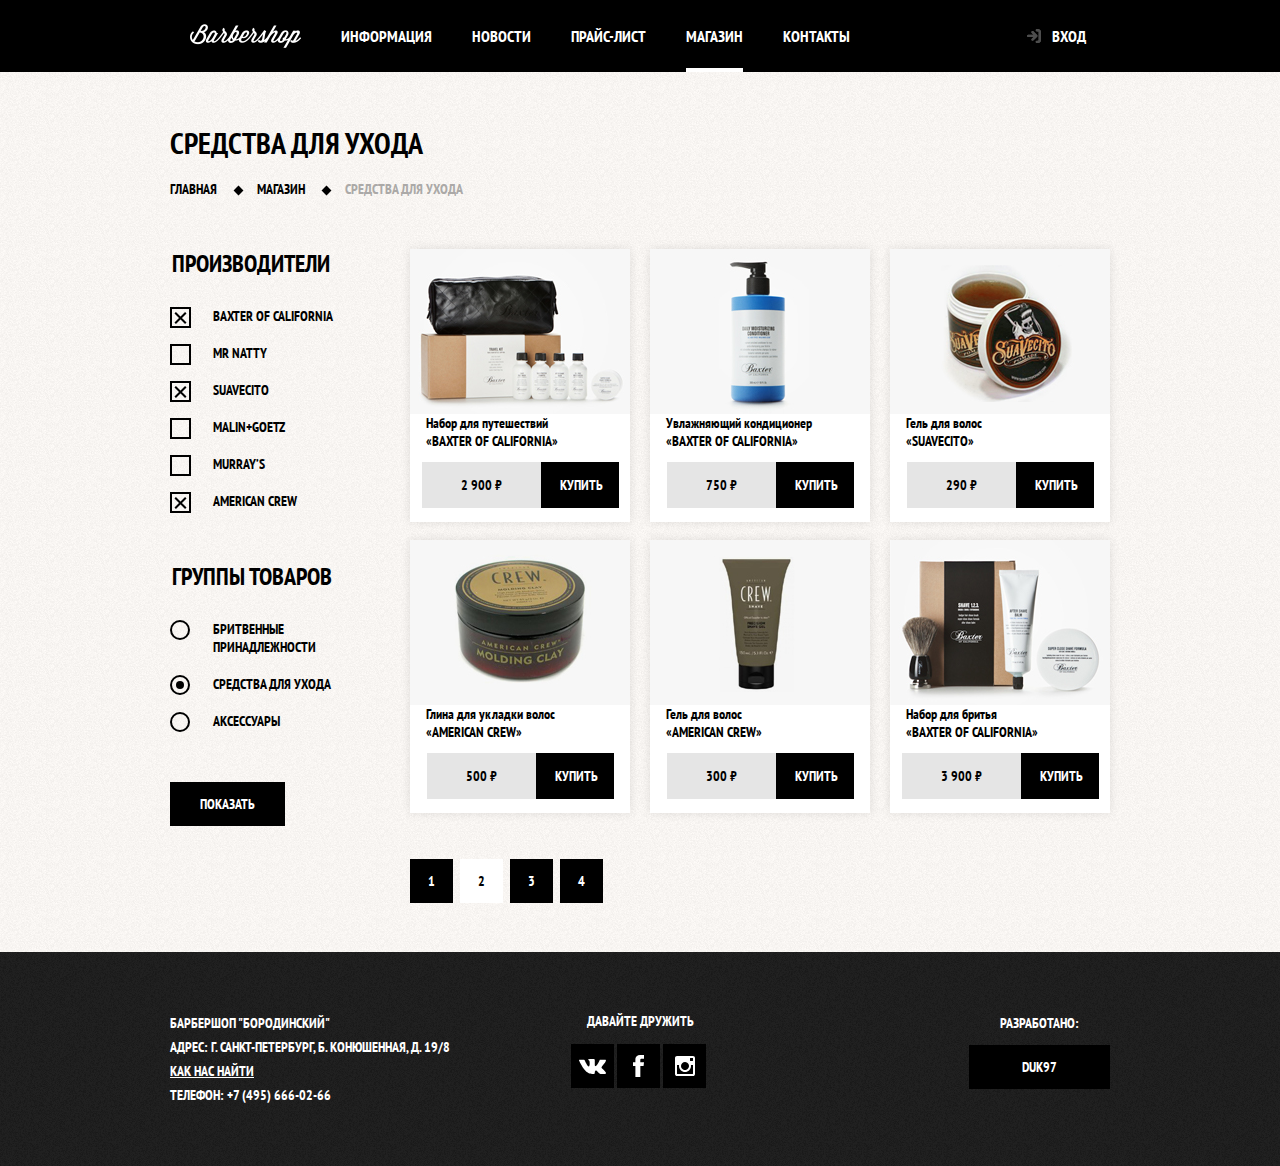
<file: shop.html>
<!DOCTYPE html>
<html lang="ru">
  <head>
    <meta charset="UTF-8" />
    <meta http-equiv="X-UA-Compatible" content="IE=edge" />
    <meta name="viewport" content="width=device-width, initial-scale=1.0" />
    <title>Barbershop shop</title>
    <link rel="preconnect" href="https://fonts.gstatic.com" />
    <link
      href="https://fonts.googleapis.com/css2?family=PT+Sans+Narrow:wght@400;700&display=swap"
      rel="stylesheet"
    />
    <link
      rel="stylesheet"
      href="https://necolas.github.io/normalize.css/8.0.1/normalize.css"
    />
    <link rel="stylesheet" href="/css/style.css" />
  </head>
  <body class="page-body inner-page">
    <header class="main-header">
      <nav class="main-navigation inner-navigation container">
        <a href="/" class="main-header-logo">
          <img
            src="img/inner-page-logo.png"
            width="111"
            height="24"
            alt="Логотип барбершопа Бородинский"
          />
        </a>
        <ul class="site-navigation">
          <li><a href="#">Информация</a></li>
          <li><a href="#">Новости</a></li>
          <li><a href="/Price.html">Прайс-лист</a></li>
          <li class="site-navigation-current"><a href="#">Магазин</a></li>
          <li><a href="#">Контакты</a></li>
        </ul>
        <ul class="user-navigation">
          <li>
            <button class="button login-button" href="login.html">Вход</button>
          </li>
        </ul>
      </nav>
    </header>

    <main class="container">
      <h1>Средства для ухода</h1>
      <div class="breadcrumb-wrapper">
        <!-- Хлебные крошки -->
        <section class="breadcrumb-section">
          <ul class="breadcrumb-list">
            <li class="breadcrumb-item"><a href="#">Главная</a></li>
            <li class="breadcrumb-item"><a href="#">Магазин</a></li>
            <li class="breadcrumb-item breadcrumb-item-active">
              Средства для ухода
            </li>
          </ul>
        </section>
      </div>
      <div class="filter-catalog-wrapper">
        <!-- фильтр товаров -->
        <section class="filters">
          <h2 class="visually-hidden">Фильтр товаров</h2>
          <form
            class="filter"
            action="https://echo.htmlacademy.ru/"
            method="GET"
          >
            <!-- Производители -->
            <fieldset>
              <legend>Производители</legend>
              <ul>
                <li class="filter-option">
                  <label for="filter-baxter-of-california">
                    <input
                      class="filter-input filter-input-checkbox visually-hidden"
                      type="checkbox"
                      name="baxter-of-california"
                      id="filter-baxter-of-california"
                      checked
                    />
                    <span class="checkbox-indicator"></span>
                    Baxter of California</label
                  >
                </li>
                <li class="filter-option">
                  <label for="filter-mr-natty">
                    <input
                      class="filter-input filter-input-checkbox visually-hidden"
                      type="checkbox"
                      name="mr-natty"
                      id="filter-mr-natty"
                    />
                    <span class="checkbox-indicator"></span>
                    Mr Natty</label
                  >
                </li>
                <li class="filter-option">
                  <label for="filter-suavecito">
                    <input
                      class="filter-input filter-input-checkbox visually-hidden"
                      type="checkbox"
                      name="suavecito"
                      id="filter-suavecito"
                      checked
                    />
                    <span class="checkbox-indicator"></span>
                    Suavecito</label
                  >
                </li>
                <li class="filter-option">
                  <label for="filter-malin-goetz">
                    <input
                      class="filter-input filter-input-checkbox visually-hidden"
                      type="checkbox"
                      name="malin-goetz"
                      id="filter-malin-goetz"
                    />
                    <span class="checkbox-indicator"></span>
                    Malin+Goetz</label
                  >
                </li>
                <li class="filter-option">
                  <label for="filter-murrays">
                    <input
                      class="filter-input filter-input-checkbox visually-hidden"
                      type="checkbox"
                      name="murrays"
                      id="filter-murrays"
                    />
                    <span class="checkbox-indicator"></span>
                    Murray’s</label
                  >
                </li>
                <li class="filter-option">
                  <label for="filter-american-crew">
                    <input
                      class="filter-input filter-input-checkbox visually-hidden"
                      type="checkbox"
                      name="american-crew"
                      id="filter-american-crew"
                      checked
                    />
                    <span class="checkbox-indicator"></span>
                    American Crew</label
                  >
                </li>
              </ul>
            </fieldset>
            <!-- Группы товаров -->
            <fieldset>
              <legend>Группы товаров</legend>
              <ul class="item-group">
                <li class="filter-option">
                  <label for="filter-shave">
                    <input
                      class="filter-input filter-input-radio visually-hidden"
                      type="radio"
                      name="product-group"
                      value="shaving"
                      id="filter-shave"
                    /><span class="radio-indicator"></span> Бритвенные
                    принадлежности</label
                  >
                </li>
                <li class="filter-option">
                  <label for="filter-care">
                    <input
                      class="filter-input filter-input-radio visually-hidden"
                      type="radio"
                      name="product-group"
                      value="hair-care"
                      id="filter-care"
                      checked
                    /><span class="radio-indicator"></span> Средства для
                    ухода</label
                  >
                </li>
                <li class="filter-option">
                  <label for="filter-accessories">
                    <input
                      class="filter-input filter-input-radio visually-hidden"
                      type="radio"
                      name="product-group"
                      value="accessories"
                      id="filter-accessories"
                    />
                    <span class="radio-indicator"></span>
                    Аксессуары</label
                  >
                </li>
              </ul>
            </fieldset>
            <button class="button filter-button" type="submit">Показать</button>
          </form>
        </section>

        <!-- Список средств для ухода -->
        <section class="catalog">
          <h2 class="visually-hidden">Список средств для ухода</h2>
          <ul class="catalog-list">
            <li class="catalog-item">
              <a class="catalog-item-link" href="/item.html">
                <h3>
                  <span class="catalog-category">Набор для путешествий</span>
                  <br />
                  <span class="catalog-item-title">«Baxter of California»</span>
                </h3>
                <img
                  class="catalog-item-image"
                  src="img/catalog-item-1.jpg"
                  width="220"
                  height="165"
                  alt="Набор для путешествий «Baxter of California»"
                />
              </a>
              <p class="catalog-item-price">
                <b>2 900 ₽</b>
                <a class="button" href="#">Купить</a>
              </p>
            </li>
            <li class="catalog-item">
              <a class="catalog-item-link" href="#">
                <h3>
                  <span class="catalog-category">Увлажняющий кондиционер</span>
                  <br />
                  <span class="catalog-item-title">«Baxter of California»</span>
                </h3>
                <img
                  class="catalog-item-image"
                  src="img/catalog-item-2.jpg"
                  width="220"
                  height="165"
                  alt="Увлажняющий кондиционер «Baxter of California»"
                />
              </a>
              <p class="catalog-item-price">
                <b>750 ₽</b>
                <a class="button" href="#">Купить</a>
              </p>
            </li>
            <li class="catalog-item">
              <a class="catalog-item-link" href="#">
                <h3>
                  <span class="catalog-category">Гель для волос</span> <br />
                  <span class="catalog-item-title">«Suavecito»</span>
                </h3>
                <img
                  class="catalog-item-image"
                  src="img/catalog-item-3.jpg"
                  width="220"
                  height="165"
                  alt="Гель для волос «Suavecito»"
                />
              </a>
              <p class="catalog-item-price">
                <b>290 ₽</b>
                <a class="button" href="#">Купить</a>
              </p>
            </li>
            <li class="catalog-item">
              <a class="catalog-item-link" href="#">
                <h3>
                  <span class="catalog-category">Глина для укладки волос</span>
                  <br />
                  <span class="catalog-item-title">«American crew»</span>
                </h3>
                <img
                  class="catalog-item-image"
                  src="img/catalog-item-4.jpg"
                  width="220"
                  height="165"
                  alt="Глина для укладки волос «American
                crew»"
                />
              </a>
              <p class="catalog-item-price">
                <b>500 ₽</b>
                <a class="button" href="#">Купить</a>
              </p>
            </li>
            <li class="catalog-item">
              <a class="catalog-item-link" href="#">
                <h3>
                  <span class="catalog-category">Гель для волос</span> <br />
                  <span class="catalog-item-title">«American crew»</span>
                </h3>
                <img
                  class="catalog-item-image"
                  src="img/catalog-item-5.jpg"
                  width="220"
                  height="165"
                  alt="Гель для волос «American crew»"
                />
              </a>
              <p class="catalog-item-price">
                <b>300 ₽</b>
                <a class="button" href="#">Купить</a>
              </p>
            </li>
            <li class="catalog-item">
              <a class="catalog-item-link" href="#">
                <h3>
                  <span class="catalog-category">Набор для бритья</span> <br />
                  <span class="catalog-item-title">«Baxter of California»</span>
                </h3>
                <img
                  class="catalog-item-image"
                  src="img/catalog-item-6.jpg"
                  width="220"
                  height="165"
                  alt="Набор для бритья «Baxter of
                California»"
                />
              </a>
              <p class="catalog-item-price">
                <b>3 900 ₽</b>
                <a class="button" href="#">Купить</a>
              </p>
            </li>
          </ul>
          <ul class="pagination-list">
            <li class="pagination-item"><a href="#">1</a></li>
            <li class="pagination-item pagination-item-current"><a>2</a></li>
            <li class="pagination-item"><a href="#">3</a></li>
            <li class="pagination-item"><a href="#">4</a></li>
          </ul>
        </section>
      </div>
    </main>

    <footer class="footer">
      <div class="container">
        <section class="footer-contacts">
          <h2 class="visually-hidden">Как нас найти</h2>
          <p>
            барбершоп "Бородинский" <br />
            Адрес: г. Санкт-петербург, Б. Конюшенная, д. 19/8 <br />
            <a class="map-link" href="#">Как нас найти</a> <br />
            Телефон: +7 (495) 666-02-66
          </p>
        </section>
        <section class="footer-social">
          <h2>Давайте дружить</h2>
          <ul class="social-buttons-list">
            <li>
              <a class="social-button" href="#"
                ><span class="visually-hidden">Перейти в ВК</span
                ><svg
                  width="27"
                  height="15"
                  viewBox="0 0 27 15"
                  fill="none"
                  xmlns="http://www.w3.org/2000/svg"
                >
                  <path
                    d="M26.7852 13.4705L26.6932 13.3017C25.9568 12.1851 25.0533 11.181 24.0123 10.3226C23.6176 9.9675 23.2419 9.59296 22.8868 9.20048C22.7231 9.05323 22.6134 8.85804 22.5746 8.64469C22.5358 8.43134 22.57 8.21152 22.6719 8.01877C23.0199 7.38381 23.4385 6.78774 23.9202 6.24123L24.8309 5.07938C26.4476 2.994 27.1297 1.66994 26.8773 1.10722L26.7852 0.978128C26.6739 0.867803 26.5316 0.791806 26.376 0.75966C26.079 0.699976 25.7725 0.699976 25.4755 0.75966H21.4952C21.4056 0.730149 21.3085 0.730149 21.2189 0.75966H20.912C20.8515 0.795206 20.7992 0.842544 20.7585 0.898685C20.696 0.970665 20.6443 1.05091 20.605 1.13701C20.1842 2.19038 19.6849 3.2126 19.1111 4.19557C18.7632 4.75167 18.446 5.18861 18.1493 5.65534C17.9257 5.96934 17.6759 6.26494 17.4023 6.53914C17.2315 6.70835 17.0504 6.86752 16.86 7.0158C16.7066 7.13496 16.5838 7.18462 16.5019 7.16476L16.2666 7.1151C16.1331 7.03045 16.0239 6.91427 15.9494 6.77747C15.8582 6.61478 15.8025 6.43564 15.7857 6.25116V1.61367C15.8061 1.40893 15.8061 1.20274 15.7857 0.997989C15.7535 0.847961 15.7055 0.701545 15.6424 0.561052C15.5844 0.422894 15.4845 0.305132 15.3559 0.223419C15.1953 0.139995 15.0229 0.0797784 14.8443 0.0446722C14.2182 -0.0148907 13.5877 -0.0148907 12.9616 0.0446722C11.8363 -0.0569479 10.7013 0.0474765 9.61568 0.352514C9.41282 0.453501 9.23211 0.591779 9.0836 0.75966C8.90966 0.958267 8.88919 1.0675 9.01198 1.08736C9.24707 1.09824 9.47735 1.15586 9.68856 1.25664C9.89977 1.35742 10.0874 1.49922 10.2398 1.67325L10.3217 1.83214C10.4142 2.0359 10.4828 2.24908 10.5263 2.46769C10.5874 2.79606 10.6284 3.12765 10.6491 3.46072C10.69 4.02606 10.69 4.59348 10.6491 5.15882C10.6491 5.63548 10.557 6.0029 10.5161 6.26109C10.4665 6.50044 10.3729 6.72917 10.2398 6.93636C10.1955 7.04382 10.1407 7.14691 10.0761 7.2442L10.0045 7.31371C9.88305 7.35674 9.75516 7.38022 9.62591 7.38322C9.47205 7.34127 9.33138 7.26278 9.21662 7.15483C9.00308 7.00048 8.80751 6.824 8.63339 6.62852C8.38531 6.33712 8.15959 6.02845 7.95807 5.70499C7.66977 5.24549 7.40678 4.77147 7.17019 4.28495L6.93485 3.89766L6.35162 2.78546C6.11379 2.32023 5.90202 1.84287 5.71722 1.35548C5.6538 1.17952 5.53586 1.0269 5.37956 0.918546H5.30794C5.25443 0.857553 5.19244 0.804079 5.12376 0.75966C5.00502 0.71593 4.88138 0.685932 4.7554 0.670286L0.91834 0.700077C0.77256 0.688365 0.625887 0.707123 0.48821 0.755088C0.350534 0.803052 0.225054 0.879109 0.120232 0.978128H0.0076781C-0.00255937 1.05061 -0.00255937 1.12411 0.0076781 1.1966C0.0191868 1.32189 0.046683 1.44531 0.0895354 1.56402C0.655715 2.88807 1.26964 4.12937 1.93132 5.28791C2.58618 6.46963 3.15918 7.42295 3.64009 8.14786C4.12101 8.87278 4.66331 9.55798 5.15445 10.2035C5.6456 10.8489 6.03442 11.266 6.17767 11.4448L6.55626 11.8519L6.90415 12.1895C7.22683 12.4698 7.56868 12.7286 7.92737 12.9641C8.39965 13.2994 8.89163 13.6078 9.4008 13.8876C9.98161 14.1995 10.6003 14.4397 11.2426 14.6026C11.9109 14.8057 12.6094 14.8997 13.3095 14.8807H14.9262C15.2054 14.8784 15.4729 14.7717 15.6731 14.5828V14.5132C15.7177 14.4349 15.752 14.3515 15.7754 14.265C15.7856 14.1427 15.7856 14.0198 15.7754 13.8976C15.765 13.5444 15.7959 13.1913 15.8675 12.8449C15.9086 12.5997 15.9879 12.3619 16.1029 12.1399C16.1803 11.9906 16.2803 11.8533 16.3996 11.7327L16.6349 11.5341H16.7475C16.888 11.5053 17.0336 11.5092 17.1723 11.5455C17.311 11.5817 17.4389 11.6493 17.5456 11.7427C17.8627 11.971 18.1481 12.238 18.3949 12.5371C18.6609 12.8449 18.9883 13.2024 19.3567 13.5798C19.6657 13.9047 20.0086 14.1975 20.3799 14.4537L20.6664 14.6125C20.8944 14.7417 21.1385 14.8419 21.3929 14.9105C21.6417 14.9979 21.9095 15.0218 22.1705 14.98L25.803 14.8807C26.0866 14.8985 26.3699 14.8401 26.6215 14.7118C26.7017 14.6761 26.7738 14.6252 26.8335 14.5621C26.8933 14.499 26.9395 14.425 26.9694 14.3444C27.0102 14.1947 27.0102 14.0373 26.9694 13.8876C26.951 13.7615 26.9166 13.6381 26.8671 13.5202L26.7852 13.4705Z"
                    fill="white"
                  />
                </svg>
              </a>
            </li>
            <li>
              <a class="social-button" href="#"
                ><span class="visually-hidden">Перейти в FaceBook</span
                ><svg
                  width="11"
                  height="23"
                  viewBox="0 0 11 23"
                  fill="none"
                  xmlns="http://www.w3.org/2000/svg"
                >
                  <path
                    d="M3.62378 1.13123C4.59355 0.376244 5.82388 -0.0252255 7.08674 0.00122876H11V3.86123H8.46979C8.19886 3.85027 7.93242 3.92836 7.7169 4.08187C7.50138 4.23537 7.35045 4.45457 7.29045 4.70123V7.28123H11C10.9142 8.52123 10.7212 9.76123 10.5604 11.0012H7.34405V22.0012H2.40156V11.0012H0V7.30123H2.38012V3.71123C2.43182 2.7359 2.87591 1.81461 3.62378 1.13123Z"
                    fill="white"
                  />
                </svg>
              </a>
            </li>
            <li>
              <a class="social-button" href="#"
                ><span class="visually-hidden">Перейти в Instagram</span
                ><svg
                  width="20"
                  height="20"
                  viewBox="0 0 20 20"
                  fill="none"
                  xmlns="http://www.w3.org/2000/svg"
                >
                  <path
                    d="M18 0H2C1.46957 0 0.960859 0.210714 0.585786 0.585786C0.210714 0.960859 0 1.46957 0 2L0 18C0 18.5304 0.210714 19.0391 0.585786 19.4142C0.960859 19.7893 1.46957 20 2 20H18C18.5304 20 19.0391 19.7893 19.4142 19.4142C19.7893 19.0391 20 18.5304 20 18V2C20 1.46957 19.7893 0.960859 19.4142 0.585786C19.0391 0.210714 18.5304 0 18 0V0ZM10 6C10.7911 6 11.5645 6.2346 12.2223 6.67412C12.8801 7.11365 13.3928 7.73836 13.6955 8.46927C13.9983 9.20017 14.0775 10.0044 13.9231 10.7804C13.7688 11.5563 13.3878 12.269 12.8284 12.8284C12.269 13.3878 11.5563 13.7688 10.7804 13.9231C10.0044 14.0775 9.20017 13.9983 8.46927 13.6955C7.73836 13.3928 7.11365 12.8801 6.67412 12.2223C6.2346 11.5645 6 10.7911 6 10C6 8.93913 6.42143 7.92172 7.17157 7.17157C7.92172 6.42143 8.93913 6 10 6ZM2.5 18C2.43825 18.0041 2.37631 17.9959 2.31772 17.976C2.25914 17.956 2.20507 17.9247 2.15861 17.8839C2.11215 17.843 2.07423 17.7933 2.04701 17.7377C2.01979 17.6822 2.00382 17.6218 2 17.56V9H4.1C4.01687 9.32646 3.98316 9.66354 4 10C4 11.5913 4.63214 13.1174 5.75736 14.2426C6.88258 15.3679 8.4087 16 10 16C11.5913 16 13.1174 15.3679 14.2426 14.2426C15.3679 13.1174 16 11.5913 16 10C16.0168 9.66354 15.9831 9.32646 15.9 9H18V17.5C18.0041 17.5617 17.9959 17.6237 17.976 17.6823C17.956 17.7409 17.9247 17.7949 17.8839 17.8414C17.843 17.8878 17.7933 17.9258 17.7377 17.953C17.6822 17.9802 17.6218 17.9962 17.56 18H2.5ZM18 4.5C18.0041 4.56175 17.9959 4.62369 17.976 4.68228C17.956 4.74086 17.9247 4.79493 17.8839 4.84139C17.843 4.88785 17.7933 4.92577 17.7377 4.95299C17.6822 4.98021 17.6218 4.99618 17.56 5H15.5C15.4383 5.00407 15.3763 4.9959 15.3177 4.97597C15.2591 4.95604 15.2051 4.92473 15.1586 4.88385C15.1122 4.84297 15.0742 4.79332 15.047 4.73774C15.0198 4.68217 15.0038 4.62176 15 4.56V2.5C14.9959 2.43825 15.0041 2.37631 15.024 2.31772C15.044 2.25914 15.0753 2.20507 15.1161 2.15861C15.157 2.11215 15.2067 2.07423 15.2623 2.04701C15.3178 2.01979 15.3782 2.00382 15.44 2H17.5C17.5617 1.99593 17.6237 2.0041 17.6823 2.02403C17.7409 2.04396 17.7949 2.07527 17.8414 2.11615C17.8878 2.15703 17.9258 2.20668 17.953 2.26226C17.9802 2.31783 17.9962 2.37824 18 2.44V4.5Z"
                    fill="white"
                  />
                </svg>
              </a>
            </li>
          </ul>
        </section>
        <section class="footer-copyright">
          <p>
            Разработано:
            <a class="button" href="https://github.com/DUK97/">DUK97</a>
          </p>
        </section>
      </div>
    </footer>
    <!-- Вход в личный кабинет -->
    <section class="modal modal-login">
      <div class="modal-login-wrapper">
        <h2>Личный кабинет</h2>
        <p>Введите пожалуйста свой логин и пароль</p>
        <form
          class="login-form"
          action="https://echo.htmlacademy.ru"
          method="POST"
        >
          <p>
            <label class="visually-hidden" for="login-lk">Логин </label
            ><input
              type="text"
              name="login"
              id="login-lk"
              placeholder="email@example.com"
            />
          </p>
          <p>
            <label class="visually-hidden" for="password-lk">Пароль </label
            ><input
              type="password"
              name="password"
              id="password-lk"
              placeholder="••••••••"
            />
          </p>
          <p class="login-help">
            <label class="login-checkbox" for="remember-lk">
              <input
                class="visually-hidden"
                type="checkbox"
                name="remember"
                id="remember-lk"
              />
              <span class="checkbox-indicator"></span>
              Запомните меня
            </label>
            <a class="restore" href="#">Я забыл пароль!</a>
          </p>

          <p><button class="button" type="submit">Войти</button></p>
        </form>
      </div>
      <button class="modal-close" type="button">
        <span class="visually-hidden"> Закрыть</span>
      </button>
    </section>
    <!-- Как добраться -->
    <section class="modal modal-map">
      <h2 class="visually-hidden">Как до нас добраться</h2>
      <iframe
        src="https://www.google.com/maps/embed?pb=!1m18!1m12!1m3!1d1998.6036253003356!2d30.320858716173465!3d59.93871916905408!2m3!1f0!2f0!3f0!3m2!1i1024!2i768!4f13.1!3m3!1m2!1s0x4696310fca145cc1%3A0x42b32648d8238007!2z0JHQvtC70YzRiNCw0Y8g0JrQvtC90Y7RiNC10L3QvdCw0Y8g0YPQuy4sIDE5LzgsINCh0LDQvdC60YIt0J_QtdGC0LXRgNCx0YPRgNCzLCAxOTExODY!5e0!3m2!1sru!2sru!4v1618472546952!5m2!1sru!2sru"
        width="780"
        height="580"
        style="border: 0"
        allowfullscreen=""
        loading="lazy"
      ></iframe>
      <button class="modal-close" type="button">
        <span class="visually-hidden"> Закрыть</span>
      </button>
    </section>
    <script src="script.js"></script>
  </body>
</html>
</file>
<file: css/style.css>
body {
  margin: 0;
  padding: 0;

  font-family: "PT Sans Narrow", Arial, Helvetica, sans-serif;
  font-size: 14px;
  line-height: 24px;
  font-weight: 700;
  color: white;
  text-transform: uppercase;

  background-color: black;
  background-image: url("/img/bg.jpg");
  background-position: 50% 43%;
  background-repeat: no-repeat;
}

a {
  text-decoration: none;
}

h1 {
  font-size: 30px;
  line-height: 42px;
}

.button {
  display: inline-block;
  font: inherit;
  text-align: center;
  color: #ffffff;
  vertical-align: middle;
  text-transform: uppercase;

  padding: 10px 30px;
  width: 141px;

  background-color: #000000;
  border: none;

  cursor: pointer;

  box-sizing: border-box;
}

.button:hover,
.button:focus,
.button:active {
  background-color: #663d15;
}

.visually-hidden {
  position: absolute;
  width: 1px;
  height: 1px;
  margin: -1px;
  padding: 0;
  overflow: hidden;
  border: 0;
  clip: rect(0 0 0 0);
}

.inner-page .main-header {
  margin-bottom: 50px;
  background-color: #000000;
}

.main-header {
  margin-bottom: 70px;
}

.item-page .main-header {
  margin-bottom: 57px;
}

.main-navigation {
  display: flex;
  flex-direction: column;
  align-items: center;
}

.main-navigation-logo {
  order: 2;
}

.inner-page .main-header-logo {
  width: 111px;
  height: 24px;
  padding: 23px 20px;
}

.inner-navigation {
  flex-direction: row;

  background-color: #000000;
}

.site-navigation-wrapper .container {
  display: flex;
  justify-content: space-between;
}

.site-navigation-wrapper {
  background-color: black;

  margin-bottom: 60px;
  width: 100%;
}

.container {
  width: 940px;
  margin: 0 auto;
  padding: 0 10px;
}

.container h3 {
  margin: 0;
}

.site-navigation {
  display: flex;
  flex-wrap: wrap;

  width: 620px;
}

.site-navigation li {
  margin: 0;
}

.site-navigation,
.user-navigation {
  list-style: none;

  padding: 0;
  margin: 0;
}

.site-navigation a,
.user-navigation button {
  display: block;
  font-size: 16px;
  line-height: 20px;
  color: #ffffff;
  font-weight: 700;
  font-style: normal;

  background-color: inherit;

  padding: 26px 20px;
}

.site-navigation a:hover,
.site-navigation a:focus,
.user-navigation button:hover,
.user-navigation button:focus {
  background-color: #242424;
}

.site-navigation-current {
  position: relative;
}

.site-navigation-current::after {
  content: "";

  position: absolute;

  height: 4px;

  bottom: 0px;
  left: 20px;
  right: 20px;

  background-color: #fff;
}

.user-navigation {
  margin-left: auto;
}

.user-navigation .login-button {
  padding-left: 48px;
  padding-right: 24px;
  margin: 0;

  width: auto;

  border: none;

  position: relative;
}

.user-navigation .login-button::before {
  content: "";
  background-image: url(/img/login.svg);
  background-repeat: no-repeat;
  background-position: 0 0;
  width: 14px;
  height: 14px;
  position: absolute;
  left: 23px;
  top: 29px;
}

.price-page h3 {
  margin-bottom: 27px;
}

.inner-page {
  color: #000000;

  background-image: url(/img/inner-page-bg.png);
  background-color: #f6f3f0;
  background-repeat: repeat;
  background-position: 0 0;
}

.inner-page h1 {
  margin-bottom: 15px;
}

.inner-page footer {
  margin-top: 49px;
}

.big-header {
  font-size: 48px;
  line-height: 48px;

  margin-top: 45px;
  margin-bottom: 61px;

  display: flex;
  align-items: center;
}

.big-header::before,
.big-header::after {
  content: "";

  width: 50px;
  height: 2px;

  flex-grow: 1;
  flex-shrink: 0;

  background-color: #000000;
}

.big-header::before {
  margin-right: 20px;
}

.big-header::after {
  margin-left: 20px;
}

.container h3 {
  font-size: 24px;
  line-height: 30px;
}

.breadcrumb-wrapper {
  display: flex;
  flex-direction: column;
  justify-content: space-between;
  margin-bottom: 50px;
}

.price-page .breadcrumb-wrapper {
  margin-bottom: 44px;
}

.item-page .breadcrumb-wrapper {
  margin-bottom: 56px;
}

.breadcrumb-list {
  display: flex;
  /* justify-content: space-between; */
  flex-wrap: wrap;

  list-style: none;

  padding: 0;
  margin: 0;
}

.breadcrumb-list a {
  color: #000000;
}

.breadcrumb-item {
  position: relative;

  margin-right: 40px;

  line-height: 20px;
}

.breadcrumb-item::after {
  content: "";

  position: absolute;
  top: 8px;
  right: -25px;

  transform: rotate(45deg);

  background-color: #000;

  width: 7px;
  height: 7px;
}

.breadcrumb-item-active::after {
  display: none;
}

.breadcrumb-item-active {
  color: #aba9a7;

  margin-right: 0;
}

.filter-catalog-wrapper {
  display: flex;
  justify-content: space-between;

  width: auto;
}

.catalog {
  width: 700px;
}

.item-wrapper {
  display: flex;
  justify-content: space-between;
}

.item-photos {
  display: flex;
  flex-direction: column;

  width: 460px;
}

.item-photos img {
  margin-bottom: 20px;

  max-width: 100%;
  height: auto;
}

.item-photo-preview-list {
  list-style: none;

  padding: 0;
  margin: 0;

  display: flex;
  flex-direction: row;
  flex-wrap: wrap;
  justify-content: space-between;

  /* width: 460px; */
}

.item-photo-preview-list li {
  width: 140px;
  height: 149px;

  box-shadow: 0 0 10px 2px rgba(0, 0, 0, 0.1);
}

.item-photo-preview-list li:hover {
  box-shadow: 0 0 10px 2px rgba(0, 0, 0, 0.2);
}

.item-photo-full {
  display: block;
  box-shadow: 0 0 10px 2px rgba(0, 0, 0, 0.1);
}

.item-preview {
  width: 140px;
}

.item-preview img {
  width: 140px;
  height: 149px;
}

.item-article {
  width: 300px;

  color: #aeaeae;
  text-align: right;

  padding-right: 13px;
}

.item-description {
  width: 390px;
}

.item-info {
  display: flex;
}

.item-availability {
  width: 110px;
}

.item-description-text {
  margin-bottom: 35px;
}

.product-price {
  display: flex;

  margin-bottom: 62px;
}

.product-price .button {
  width: fit-content;

  padding: 9px 18px;
}

.item-description h3 {
  line-height: 30px;
  font-size: 24px;

  margin-bottom: 25px;
}

.item-include {
  list-style: none;

  padding: 0;
  margin: 0;
}

.item-include li {
  padding-left: 16px;

  position: relative;
}

.item-include li::before,
.inner-column-left li::before {
  content: "";

  position: absolute;

  top: 35%;
  left: 0;

  width: 7px;
  height: 7px;

  background-color: #000000;

  transform: rotate(45deg);
}

.inner-columns {
  display: flex;
  justify-content: space-between;

  margin-bottom: 46px;
}

.inner-column-left {
  width: 280px;
}

.inner-column-left h3 {
  margin-bottom: 27px;
}

.inner-column-left ul {
  list-style: none;
  padding: 0;
  margin: 0;
}

.inner-column-left li {
  position: relative;

  padding-left: 19px;
  margin-bottom: 13px;
}

.inner-column-right {
  width: 461px;
}

.table-price td {
  width: 231px;

  padding: 9px 19px;
}

.table-price td:last-child {
  text-align: center;
}

.filters {
  width: 167px;
}

.filter {
  display: flex;
  flex-direction: column;
  justify-content: space-between;

  width: auto;
}

.filter fieldset {
  border: none;

  margin: 0;
  margin-bottom: 33px;
  padding: 0;
}

.filter legend {
  font-size: 24px;
  line-height: 30px;

  margin-bottom: 28px;
}

.filter ul {
  list-style: none;

  margin: 0;
  padding: 0;
}

.filter-option {
  position: relative;

  margin-bottom: 19px;
}

.filter-option label {
  position: relative;

  display: block;

  line-height: 18px;

  padding-left: 43px;

  cursor: pointer;
}

.item-group label::before {
  content: "";

  position: absolute;
  top: 0px;
  left: 0;

  width: 16px;
  height: 16px;

  border: 2px solid #000000;
  border-radius: 20px;
}

.filter-input-radio:checked + .radio-indicator::before {
  content: "";

  position: absolute;
  top: 6px;
  left: 6px;

  width: 8px;
  height: 8px;

  background-color: #000000;

  border-radius: 20px;
}

.filter label:hover,
.filter label:focus {
  color: #663d15;
}

.filter-button {
  width: fit-content;
}

.catalog-list {
  display: flex;
  flex-wrap: wrap;
  justify-content: space-between;
  align-content: space-between;
  list-style: none;
  padding: 0px;
  margin: 0px;
  margin-bottom: 28px;
}

.catalog-item {
  width: 220px;
  margin-bottom: 18px;
  box-shadow: 0 0 10px 0 rgba(0, 0, 0, 0.1);
  background-color: #fff;
}

.catalog-item:hover {
  box-shadow: 0 0 10px 0 rgba(0, 0, 0, 0.2);
}

.catalog-item-link {
  color: #000000;
  display: flex;
  flex-direction: column;
  margin-bottom: 12px;
}

.catalog-item-link h3 {
  order: 2;

  margin-left: 16px;
}

.catalog-item-price {
  display: flex;
  justify-content: center;

  margin: 0;
  margin-bottom: 14px;
}

.catalog-item-price b,
.product-price b {
  font-size: 14px;
  line-height: 20px;
  text-align: center;
  background-color: #e5e5e5;
  padding: 13px 39px;
}

.product-price b {
  padding: 13px 34px;
}

.catalog-item-price .button {
  line-height: 20px;
  color: #ffffff;
  width: 78px;
  padding: 13px 19px;
}

.catalog-item h3 {
  font-size: 14px;
  line-height: 18px;
  /* margin-bottom: 2px; */
}

.catalog-category {
  text-transform: none;
}

.pagination-list {
  list-style: none;

  display: flex;
  flex-wrap: wrap;
  justify-content: space-between;

  width: fit-content;

  margin: 0;
  padding: 0;
}

.pagination-item a {
  display: block;

  color: #ffffff;

  background-color: #000000;

  padding: 13px 18px;
  margin-right: 7px;

  line-height: 18px;
}

.pagination-item a:hover,
.pagination-item a:focus {
  background-color: #663d15;
}
.pagination-item-current a {
  color: #000000;

  background-color: #ffffff;
}

.pagination-item-current a:hover,
.pagination-item-current a:focus {
  background-color: #ffffff;
}

.text-wrapper {
  display: flex;
}

.text-wrapper p {
  width: 383px;

  padding: 0;
  margin: 0;
}

.text-wrapper p:first-child {
  margin-right: 96px;
}

.features {
  margin-bottom: 57px;
}

.features-list {
  display: flex;
  flex-direction: row;
  justify-content: space-between;
  list-style: none;

  margin: 0;
  padding: 0;
}

.feature-item {
  width: 300px;
  text-align: center;
}

.feature-item h3 {
  font-size: 30px;
  line-height: 42px;
  margin-bottom: 61px;
  position: relative;
}

.feature-item h3::after {
  content: "";
  width: 20px;
  height: 20px;
  background-color: #fff;
  transform: rotate(45deg);

  position: absolute;
  top: 55px;
  left: 46%;
}

.index-columns {
  color: black;

  background-color: #f8f5f2;
  background-image: url(/img/line.png), url(/img/pattern-light.jpg);
  background-position: center, 0 0;
  background-repeat: no-repeat, repeat;

  display: flex;
  justify-content: space-between;

  padding: 47px 79px 47px 81px;
  margin-bottom: 37px;
}

.index-columns h2 {
  font-size: 30px;
  line-height: 42px;

  margin: 0;
  padding: 0;
  margin-bottom: 19px;
}

.news {
  width: 380px;
}

.news-list {
  list-style: none;

  padding: 0;
  margin: 0;
  margin-bottom: 27px;
}

.news-item {
  margin-bottom: 22px;
}

.news-item time {
  text-transform: none;
}

.news-item p {
  margin-bottom: 0;
}

.gallery {
  width: 300px;
}

.gallery-content {
  background-color: #cccccc;
  border: 7px solid #ffffff;

  margin: 0;

  height: 171px;
  box-sizing: border-box;
}

.button-wrapper {
  margin-top: 48px;

  display: flex;
  justify-content: space-between;
  flex-wrap: wrap;
}

.contacts {
  width: 380px;
}

.contacts p {
  margin-bottom: 23px;
}

.map-button,
.contact-button {
  width: auto;

  margin-right: 20px;
}

.contact-button {
  padding: 10px 24px;
}

.appointment {
  width: 300px;
}

.appointment-item input {
  font: inherit;

  background-color: transparent;
  border: 2px solid #000101;

  width: 140px;
  padding-left: 17px;
  padding-top: 10px;
  padding-bottom: 9px;

  box-sizing: border-box;
}

.appointment-item input:focus,
.appointment-item input:active {
  background-color: #663d15;
}

.appointment-item {
  width: 140px;
  margin: 0;
  margin-bottom: 10px;
}

.appointment-item label {
  padding-left: 17px;
}

.appointment-form {
  display: flex;
  flex-wrap: wrap;
  justify-content: space-between;
}

.appointment-form input {
  position: relative;
}

.appointment-form-wrapper {
  display: flex;
  flex-wrap: wrap;
  justify-content: space-between;

  margin-bottom: 11px;
}

.submit-button {
  width: 100%;
}

.table-price {
  border-collapse: collapse;
}
.table-price td {
  border: 2px #000000 solid;
}

.footer {
  margin-top: 67px;
  padding: 45px 0;

  color: #ffffff;

  background-color: #212121;
  background-image: url(/img/footer-bg.png);
  background-repeat: repeat;
  background-position: 0 0;
}

.footer .container {
  display: flex;
}

.footer-contacts {
  width: 300px;

  margin-right: 100px;
}

.footer-contacts a {
  color: #ffffff;
  text-decoration: underline;
}

.footer-contacts a:hover,
.footer-contacts a:focus {
  text-decoration: none;
}

.footer-social {
  width: 140px;
}

.footer-social h2 {
  font-size: 14px;
  line-height: 24px;

  text-align: center;
}

.footer-social ul {
  list-style: none;

  margin: 0;
  padding: 0;

  display: flex;
  flex-wrap: wrap;
  justify-content: center;
}

.social-buttons-list li {
  margin-bottom: 10px;
  margin-right: 3px;
}

.social-button {
  display: flex;
  align-items: center;
  justify-content: center;
  width: 43px;
  height: 44px;
  background-color: #000000;
}

.social-button:hover,
.social-button:focus {
  background-color: #ffffff;
}

.social-button:hover path,
.social-button:focus path {
  fill: #000000;
}

.footer-copyright {
  width: 141px;
  margin-left: auto;

  text-align: center;
}

.footer-copyright .button {
  margin-top: 10px;
}

.footer-copyright .button:hover,
.footer-copyright .button:focus {
  color: #000000;

  background-color: #ffffff;
}

.modal {
  color: #000;

  display: none;

  background-color: #f8f3f0;
  background-image: url(/img/pattern-light.jpg);
  background-repeat: repeat;
  background-position: 0 0;
  box-shadow: 0 30px 50px rgba(0, 0, 0, 0.7);
}

.modal-map {
  width: 780px;
  height: 580px;

  position: fixed;
  top: 20%;
  left: 30%;

  z-index: 3;
}

.modal h2 {
  font-size: 30px;
  line-height: 42px;

  margin: 0;
  margin-top: 45px;
}

.modal-close {
  position: absolute;

  width: 22px;
  height: 22px;

  right: -34px;

  background-color: transparent;
  border: 0;

  cursor: pointer;
}

.modal-close::after,
.modal-close::before {
  content: "";

  position: absolute;
  top: 10px;
  left: 0px;

  width: 22px;
  height: 3px;

  background-color: #d0d0d0;
}

.modal-close::before {
  transform: rotate(45deg);
}

.modal-close::after {
  transform: rotate(-45deg);
}

.modal-login-wrapper {
  display: flex;
  flex-direction: column;

  margin: 0 auto;

  width: 300px;
}

.modal-login {
  position: fixed;
  top: 15%;
  left: 40%;

  width: 460px;
  height: 385px;
}

.login-form input[type="text"],
.login-form input[type="password"] {
  font: inherit;
  color: #000000;
  text-transform: uppercase;

  background-color: #f9f6f3;
  border: 2px solid #000000;

  width: 100%;

  padding: 10px 15px;
  padding-right: 40px;

  box-sizing: border-box;
}

.login-form input[type="text"] {
  background-image: url(/img/account.svg);
  background-position: 97% center;
  background-repeat: no-repeat;
}

.login-form input[type="password"] {
  background-image: url(/img/password.svg);
  background-position: 97% center;
  background-repeat: no-repeat;
}

.login-form input:focus {
  background-color: #663d15;
}

.login-help {
  display: flex;
  justify-content: space-between;
}

.login-checkbox {
  position: relative;

  padding-left: 30px;

  cursor: pointer;
}

.login-checkbox input[type="checkbox"] + .checkbox-indicator,
.filter input[type="checkbox"] + .checkbox-indicator {
  position: absolute;
  top: 2px;
  left: 0;

  width: 17px;
  height: 17px;

  border: 2px solid #000000;
}

.filter input[type="checkbox"] + .checkbox-indicator {
  top: 0;
}

.login-checkbox input[type="checkbox"]:checked + .checkbox-indicator::before,
.login-checkbox input[type="checkbox"]:checked + .checkbox-indicator::after,
.filter input[type="checkbox"]:checked + .checkbox-indicator::before,
.filter input[type="checkbox"]:checked + .checkbox-indicator::after {
  content: "";

  position: absolute;
  top: 8px;
  left: 1px;

  width: 15px;
  height: 2px;

  background-color: #000000;
}

.login-form input[type="checkbox"]:focus + .checkbox-indicator,
.filter input[type="checkbox"]:focus + .checkbox-indicator {
  outline: #18889c solid 3px;
}

.checkbox-indicator::after {
  transform: rotate(45deg);
}

.checkbox-indicator::before {
  transform: rotate(-45deg);
}

.login-checkbox:hover,
.login-checkbox:focus {
  color: #663d15;
}

.login-form button {
  width: 100%;
}

.restore {
  color: inherit;
  text-decoration: underline;
}

.restore:hover,
.restore:focus {
  text-decoration: none;
}
</file>
